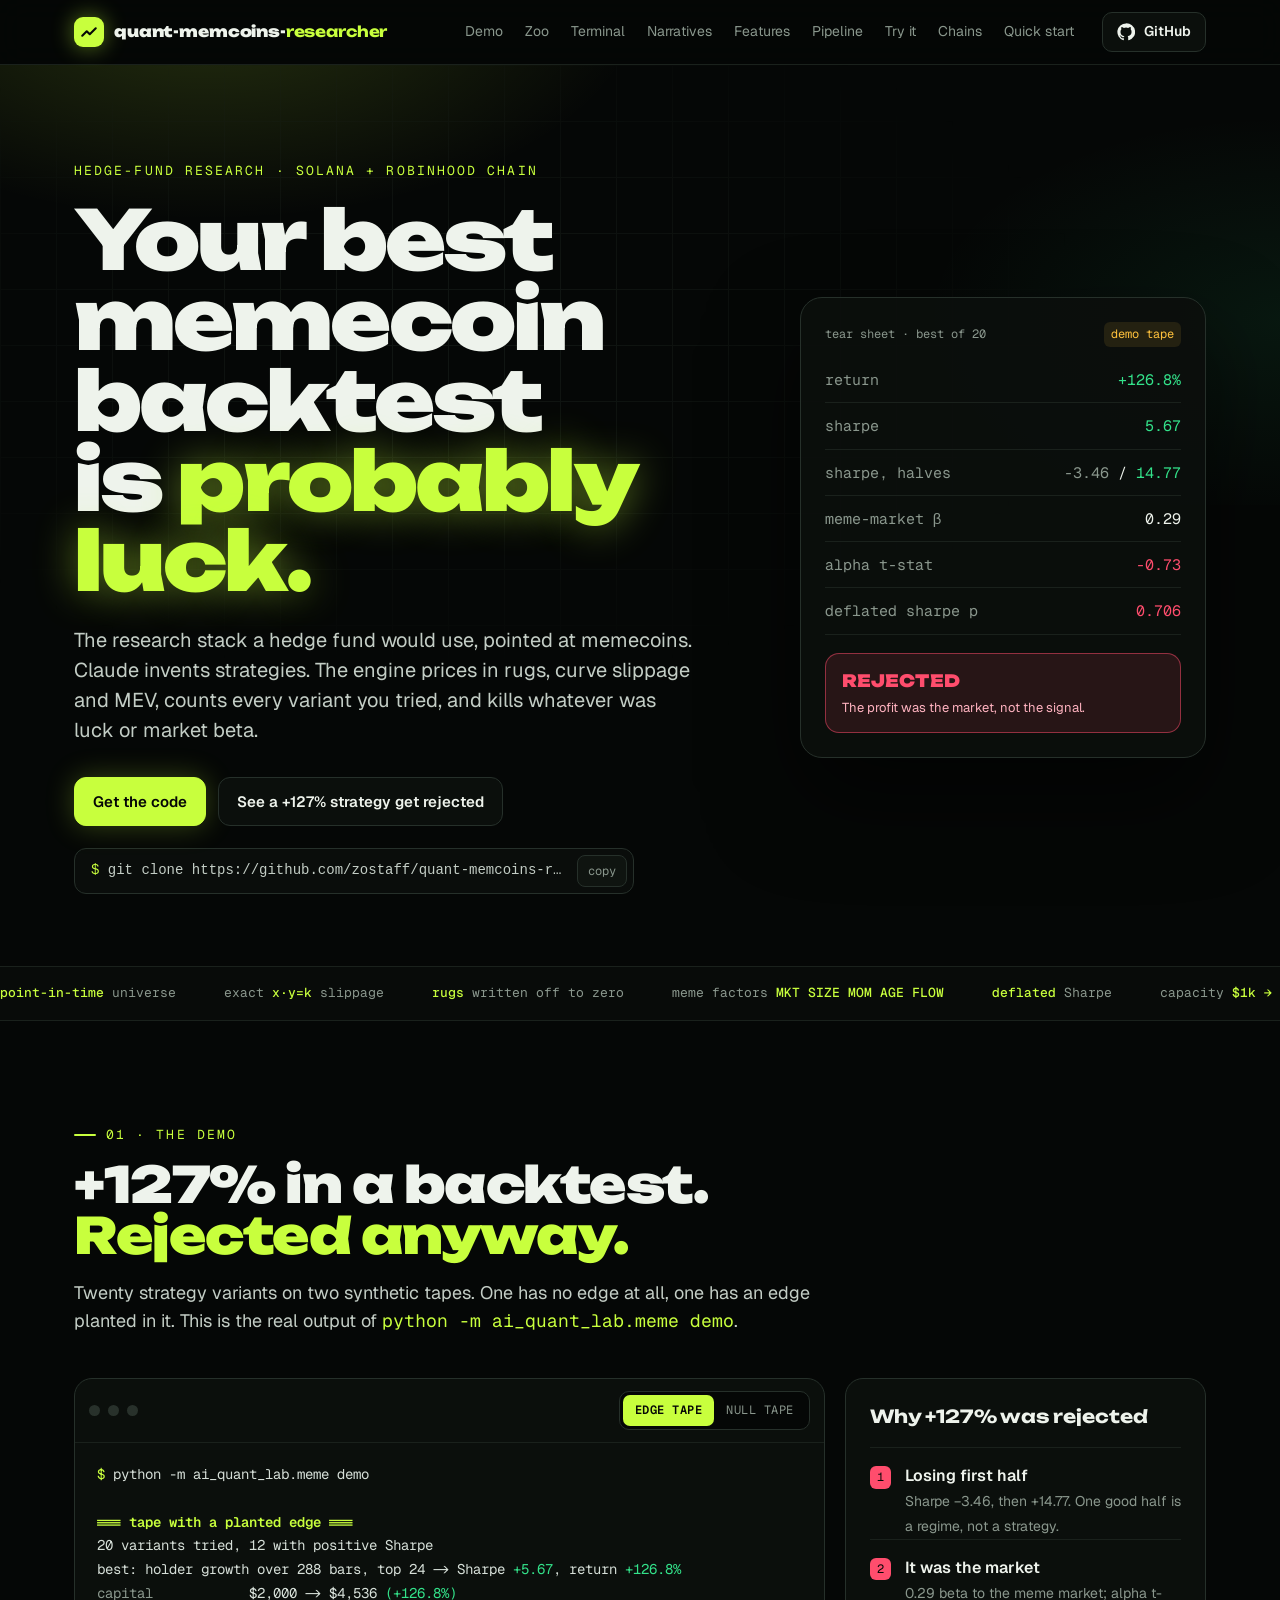
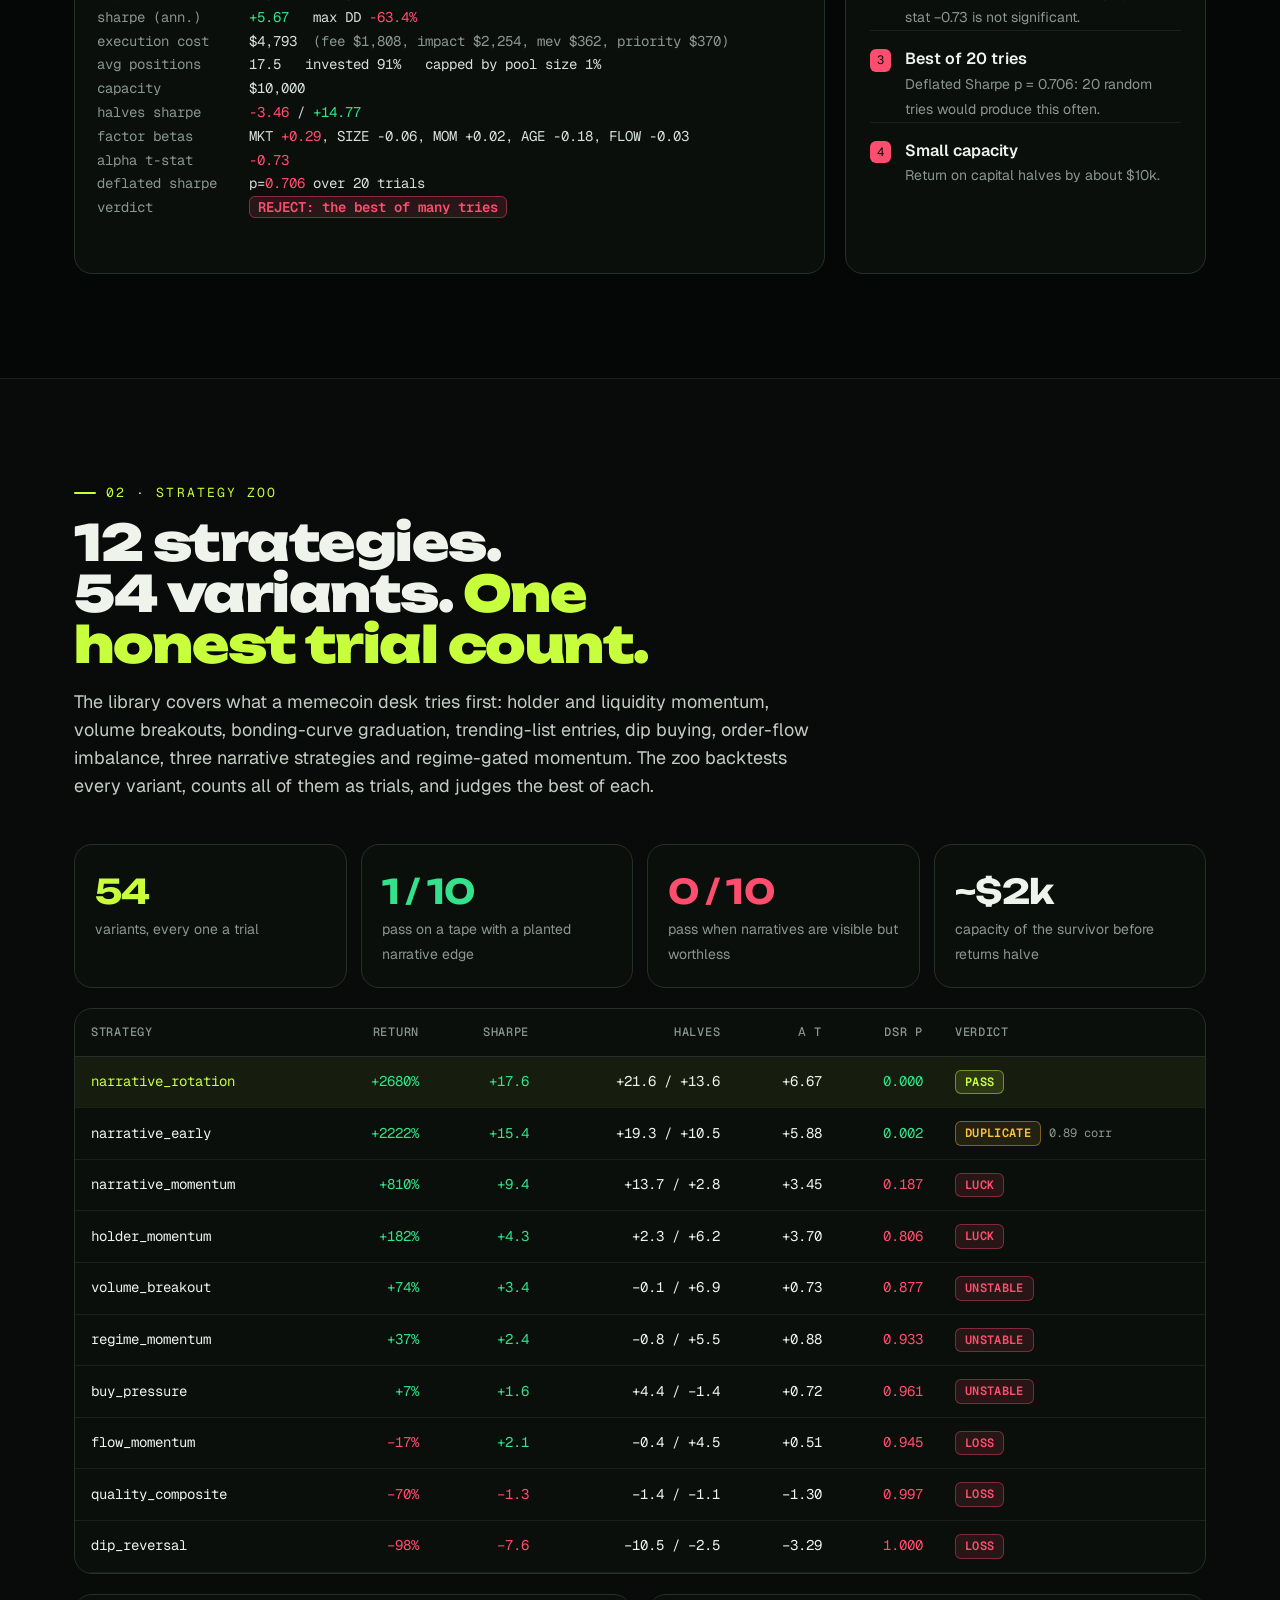
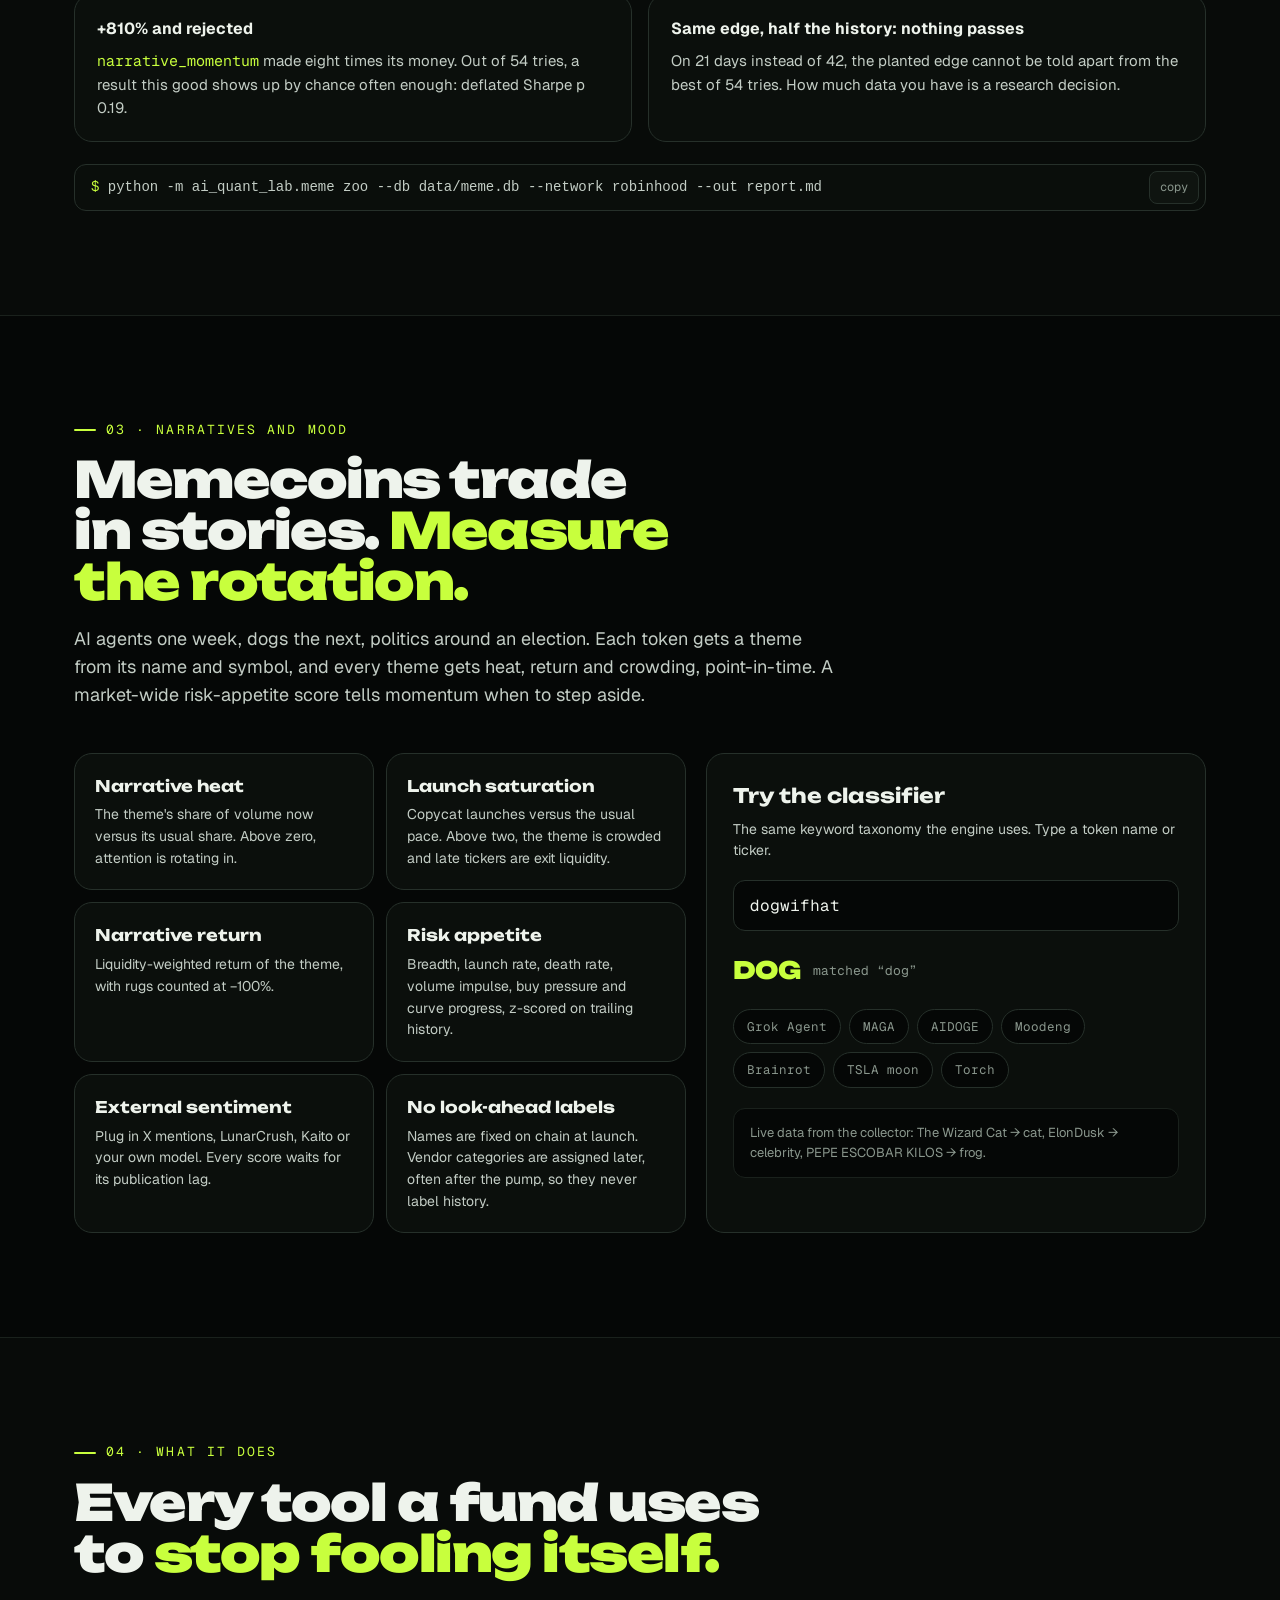
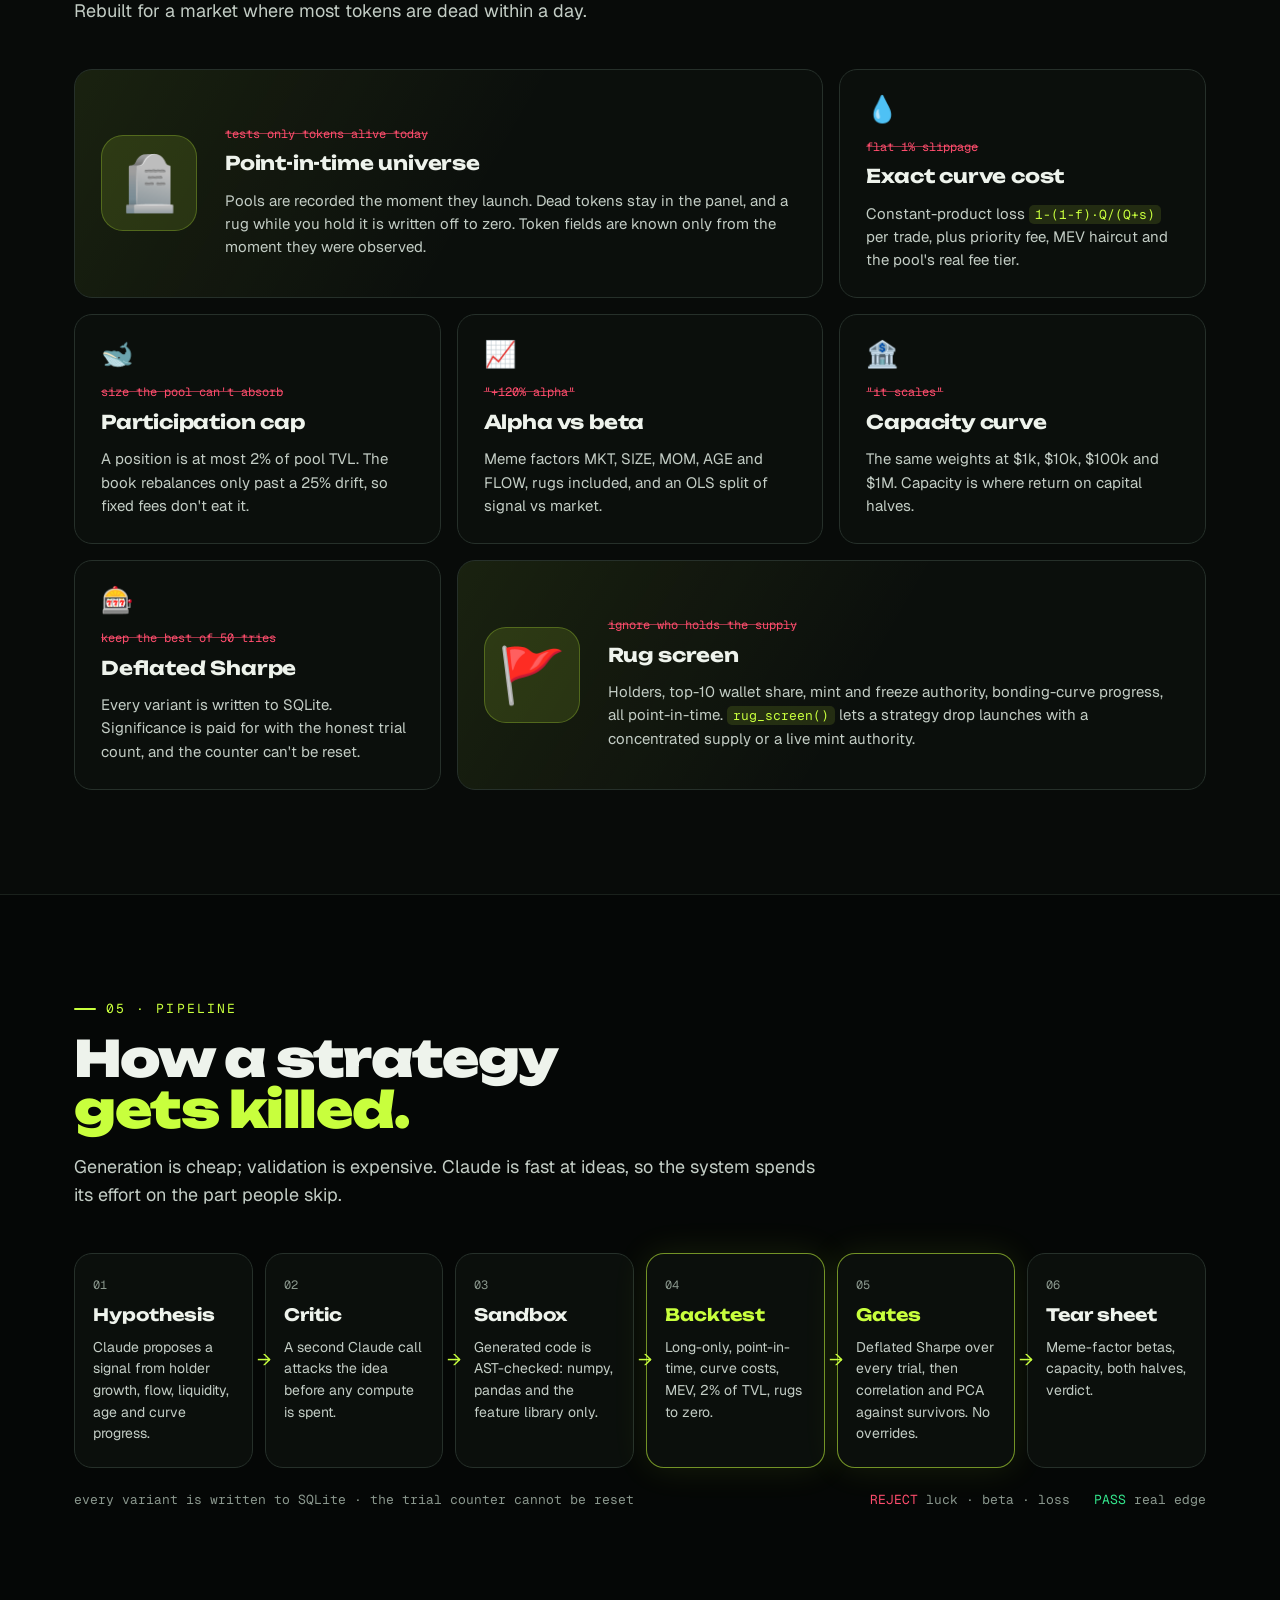
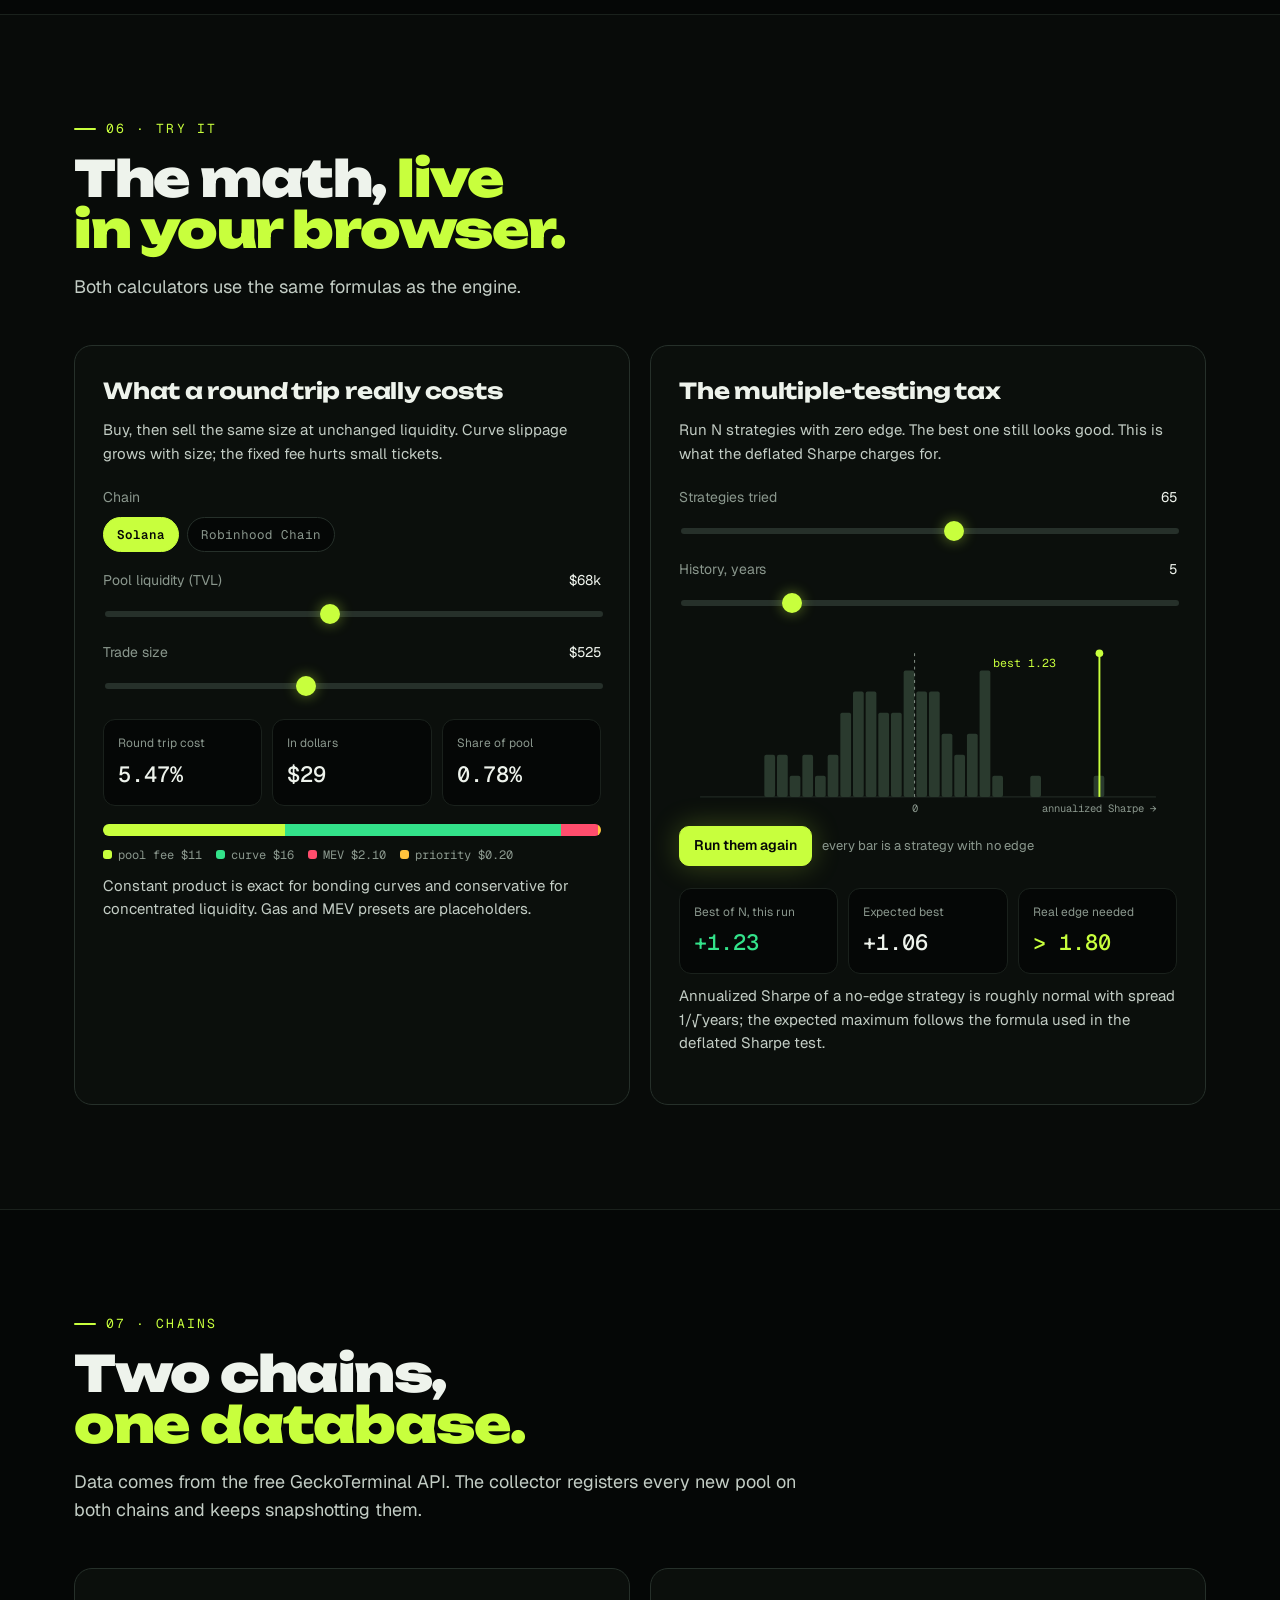
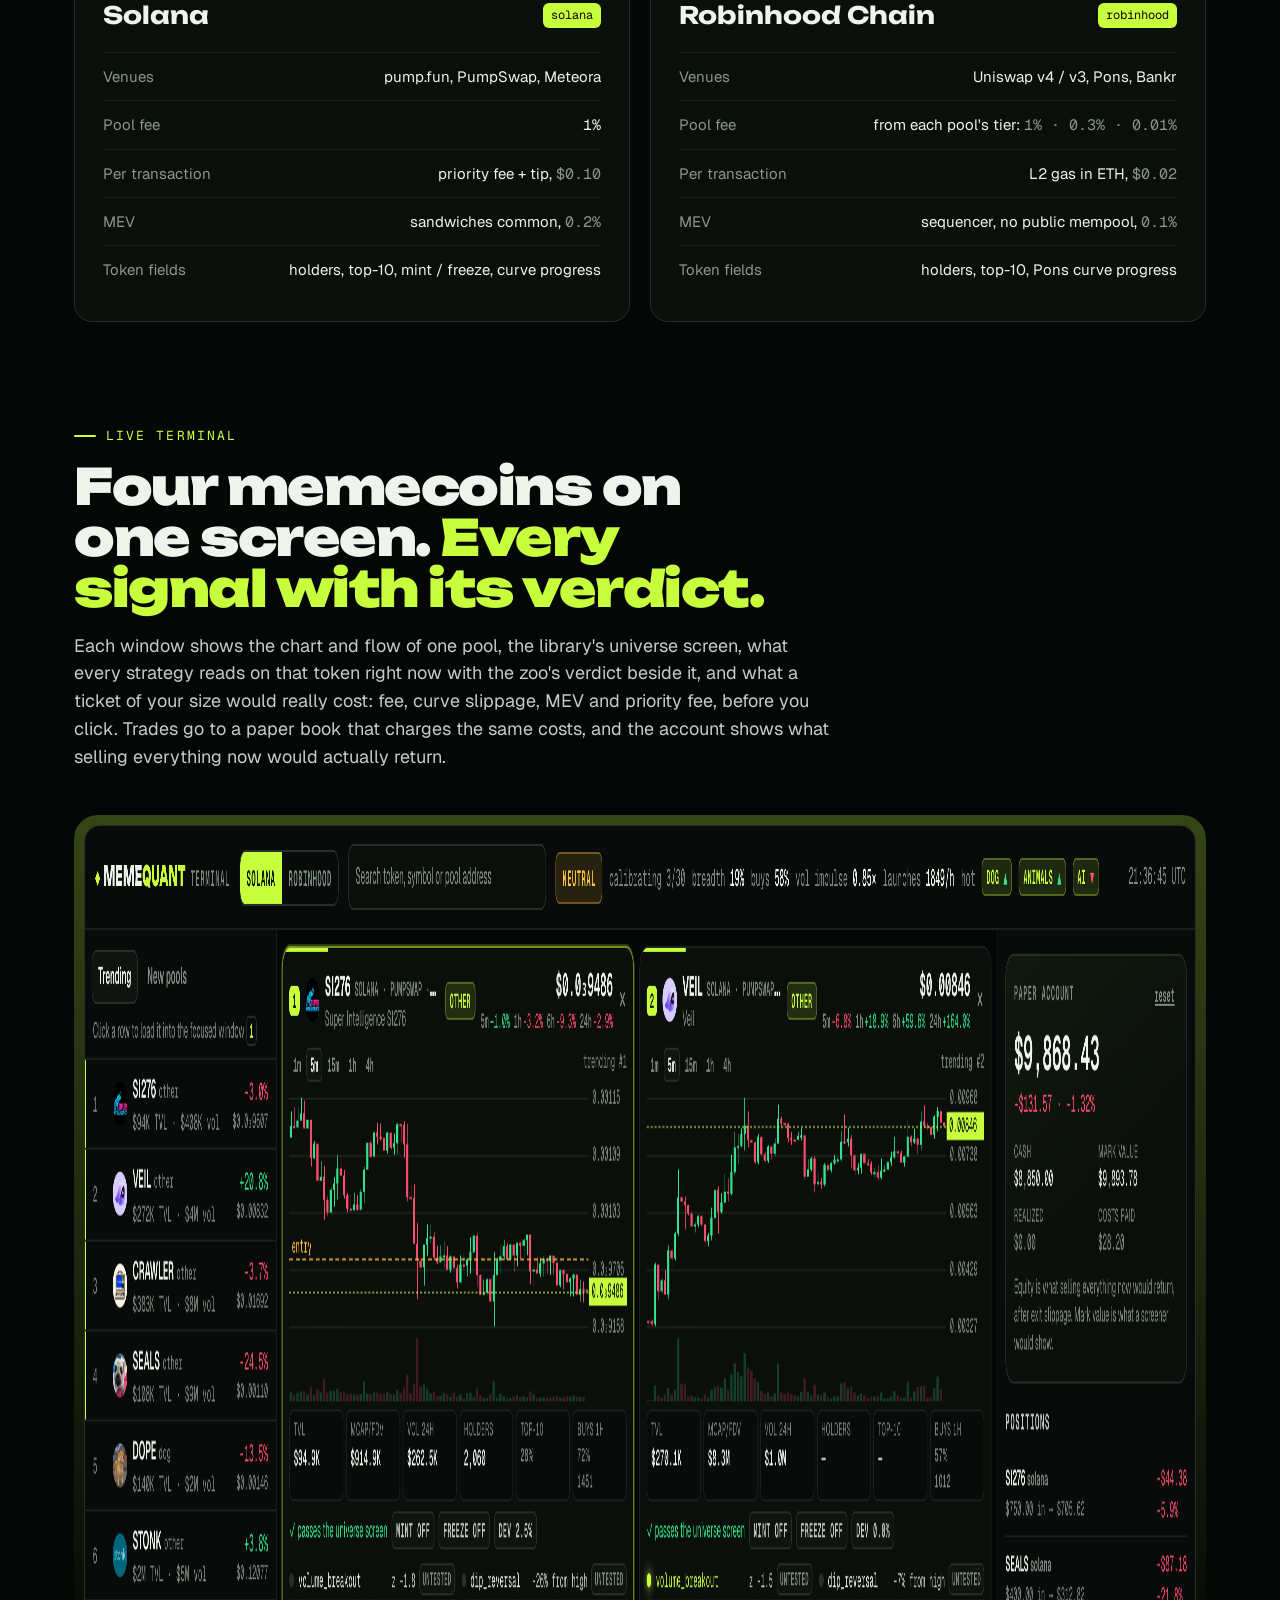
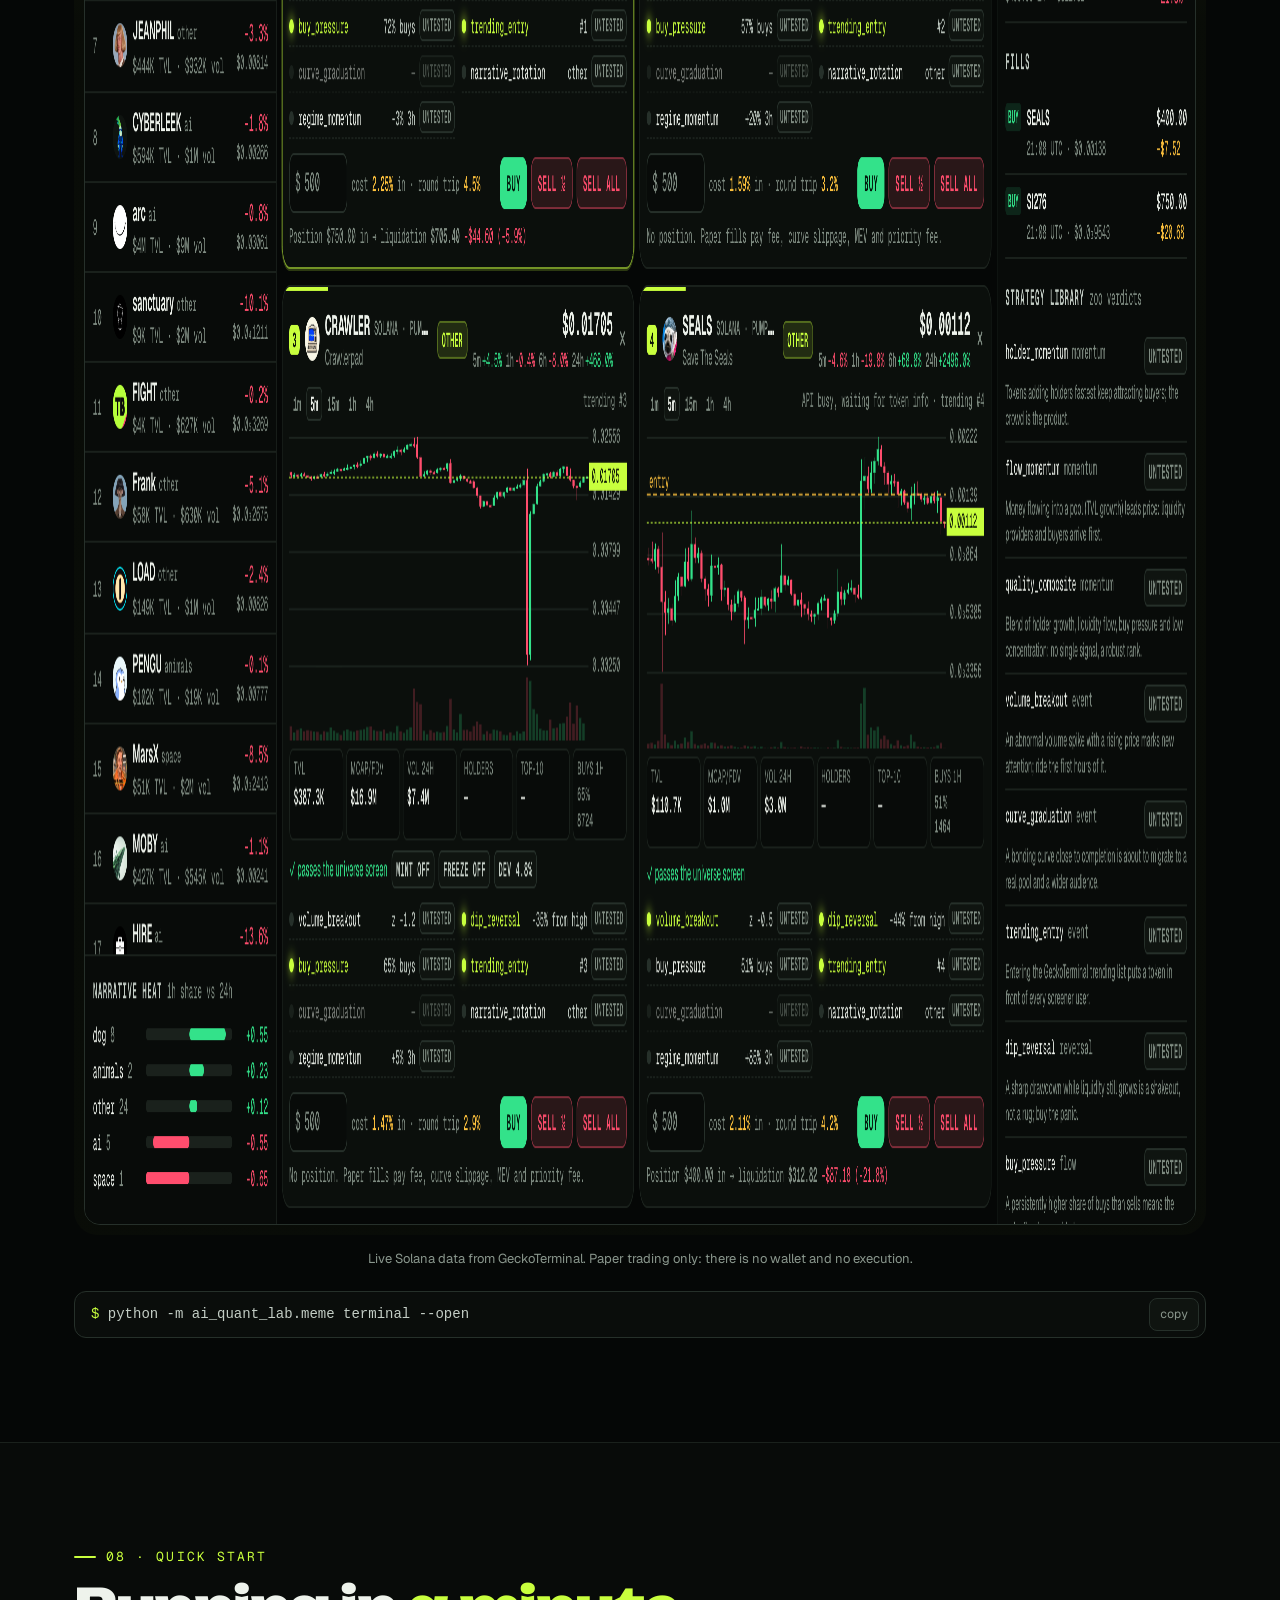
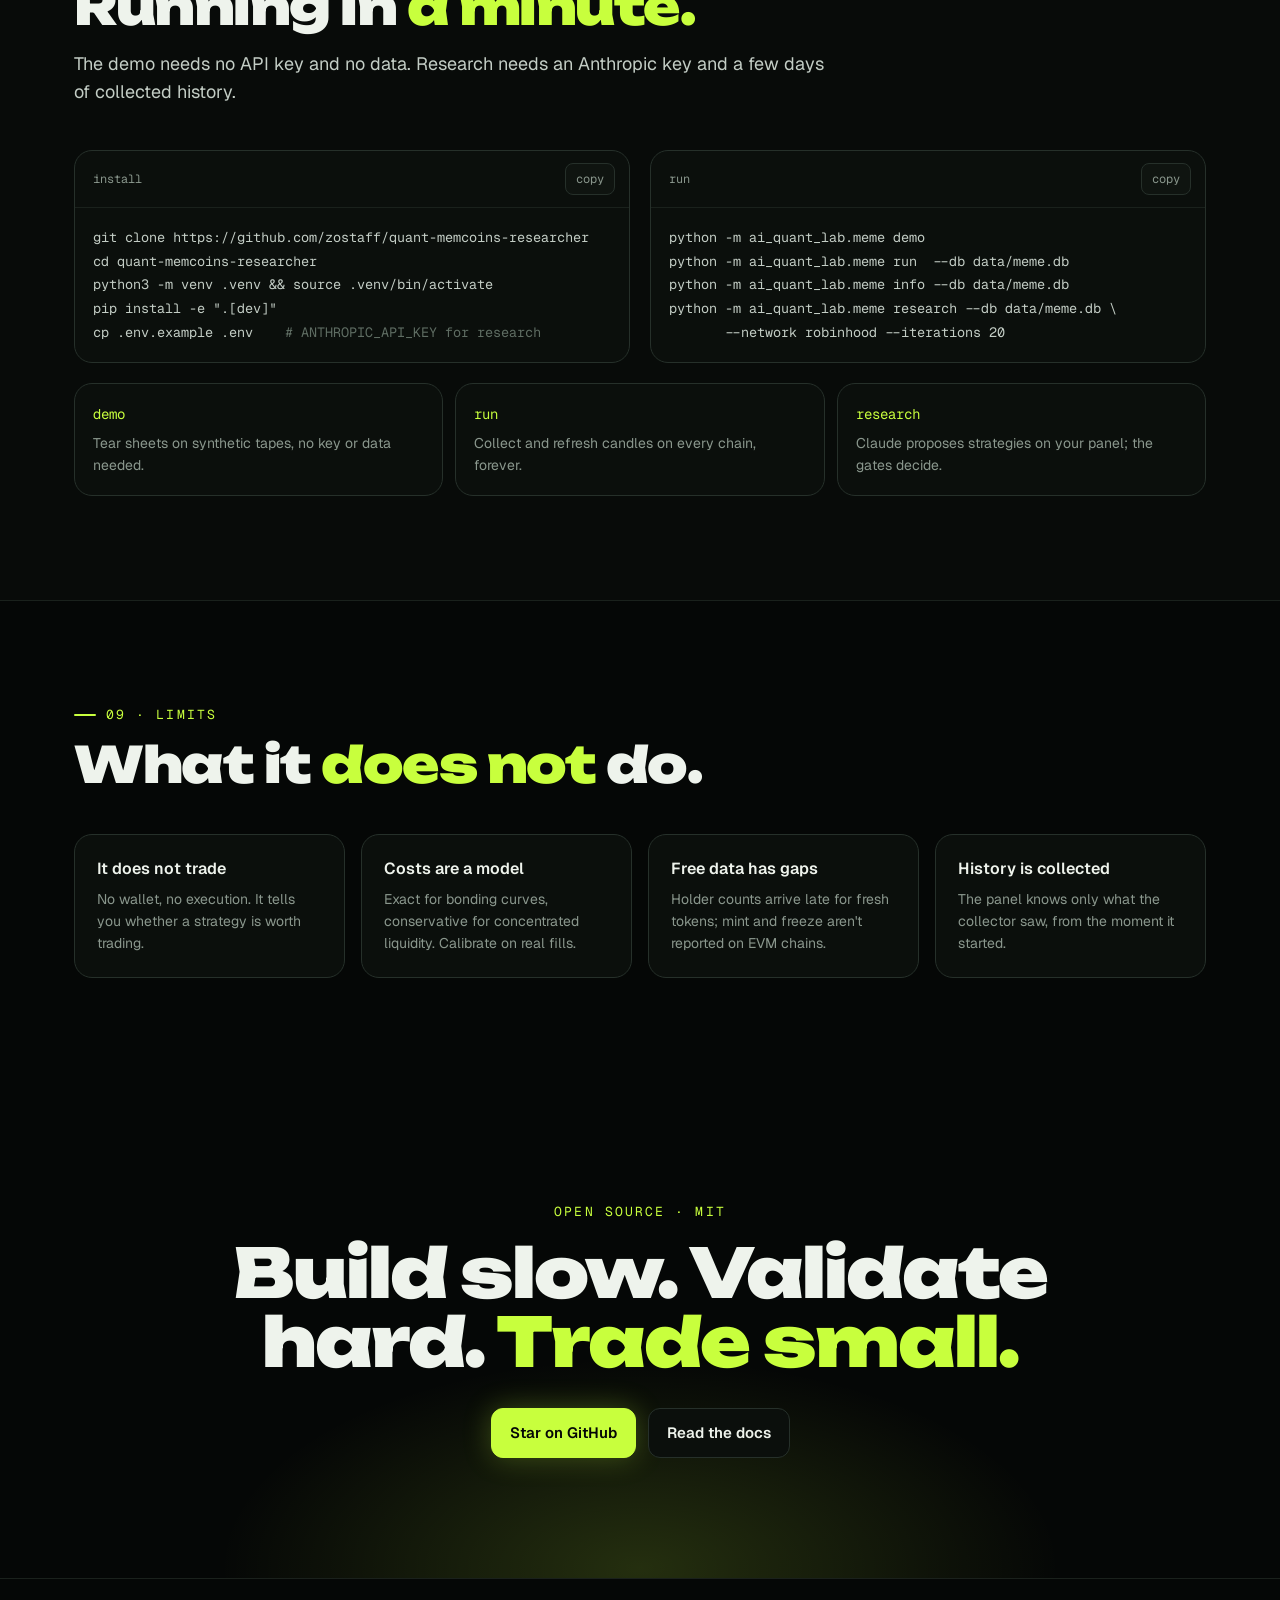
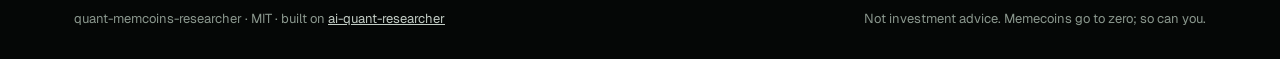
<file: site/index.html>
<!doctype html>
<html lang="en">
<head>
<meta charset="utf-8">
<meta name="viewport" content="width=device-width, initial-scale=1">
<title>quant-memcoins-researcher</title>
<meta name="description" content="Hedge-fund quant research for memecoins on Solana and Robinhood Chain. Claude invents strategies; the engine prices rugs, slippage and MEV, and kills the lucky ones.">
<meta name="theme-color" content="#050706">
<meta property="og:type" content="website">
<meta property="og:title" content="Your best memecoin backtest is probably luck.">
<meta property="og:description" content="Hedge-fund quant research for memecoins on Solana and Robinhood Chain. Open source, MIT.">
<meta property="og:url" content="https://zostaff.github.io/quant-memcoins-researcher/">
<meta property="og:image" content="https://zostaff.github.io/quant-memcoins-researcher/og.png">
<meta name="twitter:card" content="summary_large_image">
<meta name="twitter:image" content="https://zostaff.github.io/quant-memcoins-researcher/og.png">
<link rel="icon" href="data:image/svg+xml,%3Csvg xmlns='http://www.w3.org/2000/svg' viewBox='0 0 32 32'%3E%3Crect width='32' height='32' rx='8' fill='%23C8FF3D'/%3E%3Cpath d='M7 21l6-6 4 4 8-8' stroke='%23050706' stroke-width='3' fill='none' stroke-linecap='round' stroke-linejoin='round'/%3E%3C/svg%3E">
<link rel="preconnect" href="https://fonts.googleapis.com">
<link rel="preconnect" href="https://fonts.gstatic.com" crossorigin>
<link rel="stylesheet" href="https://fonts.googleapis.com/css2?family=Unbounded:wght@500;700;900&family=Geist:wght@400;500;600&family=Geist+Mono:wght@400;500;600&display=swap">
<style>
:root{
  --bg:#050706; --bg2:#080b09; --card:#0b0f0c; --card2:#0f1410;
  --line:#1a211c; --line2:#26302a;
  --text:#EEF3EC; --soft:#c3cdc5; --muted:#8a978d;
  --lime:#C8FF3D; --lime-dim:rgba(200,255,61,.12); --lime-glow:rgba(200,255,61,.45);
  --green:#33E28A; --red:#FF4D6D; --red-dim:rgba(255,77,109,.12); --amber:#FFC23D;
  --display:"Unbounded","Arial Black",system-ui,sans-serif;
  --body:"Geist",system-ui,-apple-system,"Segoe UI",sans-serif;
  --mono:"Geist Mono",ui-monospace,"SF Mono",Menlo,monospace;
  --r:18px; --wrap:1180px;
}
*{box-sizing:border-box}
html{scroll-behavior:smooth;scroll-padding-top:80px}
html,body{background:var(--bg);color:var(--text)}
body{margin:0;font:16px/1.55 var(--body);-webkit-font-smoothing:antialiased;overflow-x:hidden}
a{color:inherit}
img{max-width:100%;display:block}
button{font:inherit;color:inherit;cursor:pointer}
:focus-visible{outline:2px solid var(--lime);outline-offset:3px;border-radius:6px}
.mono{font-family:var(--mono);font-variant-numeric:tabular-nums}
.wrap{max-width:var(--wrap);margin:0 auto;padding:0 24px}
.g{color:var(--green)} .r{color:var(--red)} .l{color:var(--lime)} .m{color:var(--muted)}

/* nav */
nav{position:sticky;top:0;z-index:50;background:rgba(5,7,6,.78);backdrop-filter:blur(14px);-webkit-backdrop-filter:blur(14px);border-bottom:1px solid var(--line)}
nav .wrap{display:flex;align-items:center;gap:28px;height:64px}
.brand{display:flex;align-items:center;gap:10px;text-decoration:none;font-family:var(--display);font-weight:900;font-size:15px;letter-spacing:-.01em;white-space:nowrap}
.brand i{width:30px;height:30px;border-radius:9px;background:var(--lime);display:grid;place-items:center;box-shadow:0 0 22px var(--lime-glow)}
.brand b{color:var(--lime)}
.links{display:flex;gap:22px;margin-left:auto}
.links a{text-decoration:none;color:var(--muted);font-size:14px}
.links a:hover{color:var(--text)}
.btn{display:inline-flex;align-items:center;gap:9px;white-space:nowrap;border-radius:12px;padding:12px 18px;font-weight:600;font-size:15px;text-decoration:none;border:1px solid var(--line2);background:var(--card);transition:transform .15s,border-color .15s,background .15s}
.btn:hover{transform:translateY(-1px);border-color:#3a473e}
.btn.lime{background:var(--lime);color:var(--bg);border-color:var(--lime);box-shadow:0 0 28px rgba(200,255,61,.25)}
.btn.lime:hover{box-shadow:0 0 38px rgba(200,255,61,.4)}
.btn.sm{padding:8px 14px;font-size:14px;border-radius:10px}
.btn svg{width:18px;height:18px}

/* hero */
.hero{position:relative;padding:96px 0 72px;overflow:hidden}
.hero:before{content:"";position:absolute;inset:-20% -10% auto;height:620px;background:radial-gradient(700px 360px at 22% 18%,rgba(200,255,61,.17),transparent 62%),radial-gradient(600px 340px at 92% 70%,rgba(51,226,138,.08),transparent 60%);pointer-events:none}
.hero:after{content:"";position:absolute;inset:0;background-image:linear-gradient(var(--line) 1px,transparent 1px),linear-gradient(90deg,var(--line) 1px,transparent 1px);background-size:56px 56px;mask-image:radial-gradient(900px 480px at 35% 30%,#000 15%,transparent 72%);-webkit-mask-image:radial-gradient(900px 480px at 35% 30%,#000 15%,transparent 72%);opacity:.55;pointer-events:none}
.hero .wrap{position:relative;z-index:1;display:grid;grid-template-columns:1.25fr .75fr;gap:48px;align-items:center}
.kick{font-family:var(--mono);font-size:13px;letter-spacing:.16em;color:var(--lime);text-transform:uppercase}
h1{font-family:var(--display);font-weight:900;font-size:clamp(40px,6.4vw,82px);line-height:.98;letter-spacing:-.035em;margin:18px 0 0;text-wrap:balance}
h1 em{font-style:normal;color:var(--lime);text-shadow:0 0 42px var(--lime-glow)}
.lede{font-size:clamp(17px,1.6vw,20px);color:var(--soft);max-width:620px;margin:24px 0 0;line-height:1.5}
.cta{display:flex;flex-wrap:wrap;gap:12px;margin-top:32px}
.cmd{display:flex;align-items:center;gap:12px;margin-top:22px;max-width:560px;border:1px solid var(--line2);background:rgba(11,15,12,.85);border-radius:12px;padding:6px 6px 6px 16px;font-family:var(--mono);font-size:14px}
.cmd code{flex:1;overflow:hidden;text-overflow:ellipsis;white-space:nowrap;color:var(--soft)}
.cmd code:before{content:"$ ";color:var(--lime)}
.copy{border:1px solid var(--line2);background:var(--card2);border-radius:8px;padding:6px 10px;font-family:var(--mono);font-size:12px;color:var(--muted);flex:none}
.copy:hover{color:var(--text)}
.copy.ok{color:var(--bg);background:var(--lime);border-color:var(--lime)}

.verdict{border:1px solid var(--line2);border-radius:22px;background:rgba(11,15,12,.92);padding:24px;box-shadow:0 40px 90px rgba(0,0,0,.55);position:relative}
.verdict .top{display:flex;justify-content:space-between;align-items:center;font-family:var(--mono);font-size:12px;color:var(--muted);margin-bottom:10px}
.verdict .top span:last-child{color:var(--amber);background:rgba(255,194,61,.1);border-radius:6px;padding:3px 7px}
.vrow{display:flex;justify-content:space-between;padding:11px 0;border-bottom:1px solid var(--line);font-family:var(--mono);font-size:15px}
.vrow span:first-child{color:var(--muted)}
.stamp{margin-top:18px;border:1px solid rgba(255,77,109,.5);background:var(--red-dim);color:var(--red);border-radius:14px;padding:14px 16px;font-family:var(--display);font-weight:900;font-size:17px;letter-spacing:.01em;opacity:0;transform:scale(1.25) rotate(-3deg);transition:opacity .35s,transform .45s cubic-bezier(.2,1.6,.4,1)}
.stamp.on{opacity:1;transform:none}
.stamp small{display:block;font-family:var(--body);font-weight:400;font-size:13px;color:#ffb3c0;margin-top:4px;letter-spacing:0}

/* tape */
.tape{border-block:1px solid var(--line);background:var(--bg2);overflow:hidden;white-space:nowrap}
.tape div{display:inline-flex;gap:48px;padding:16px 0;animation:tape 38s linear infinite;font-family:var(--mono);font-size:13px;color:var(--muted)}
.tape b{color:var(--lime);font-weight:500}
@keyframes tape{to{transform:translateX(-50%)}}

/* sections */
section{padding:104px 0}
.sh{max-width:760px;margin-bottom:44px}
.sh .kick{display:flex;align-items:center;gap:10px}
.sh .kick:before{content:"";width:22px;height:2px;background:var(--lime);border-radius:2px}
h2{font-family:var(--display);font-weight:900;font-size:clamp(30px,4vw,50px);line-height:1.02;letter-spacing:-.03em;margin:14px 0 0;text-wrap:balance}
h2 em{font-style:normal;color:var(--lime)}
.sh p{color:var(--soft);font-size:18px;margin:18px 0 0}
.card{border:1px solid var(--line2);background:var(--card);border-radius:var(--r);min-width:0}
.demo>*,.labs>*,.chains>*,.start>*,.hero .wrap>*{min-width:0}

/* demo */
.demo{display:grid;grid-template-columns:1.35fr .65fr;gap:20px}
.term{overflow:hidden;display:flex;flex-direction:column}
.term .bar{display:flex;align-items:center;gap:8px;padding:12px 14px;border-bottom:1px solid var(--line)}
.term .bar i{width:11px;height:11px;border-radius:50%;background:#28312b}
.seg{margin-left:auto;display:flex;background:var(--bg);border:1px solid var(--line2);border-radius:10px;padding:3px}
.seg button{border:0;background:transparent;border-radius:7px;padding:6px 12px;font-family:var(--mono);font-size:12px;color:var(--muted);letter-spacing:.04em}
.seg button[aria-pressed=true]{background:var(--lime);color:var(--bg);font-weight:600}
.term pre{margin:0;padding:20px 22px 24px;font:14px/1.7 var(--mono);color:#d6dfd8;overflow-x:auto;min-height:430px;white-space:pre}
.term .h{color:var(--lime);font-weight:600}
.term .v{background:var(--red-dim);color:var(--red);border:1px solid rgba(255,77,109,.45);border-radius:6px;padding:1px 8px;font-weight:600}
.caret{display:inline-block;width:8px;height:16px;background:var(--lime);vertical-align:-3px;animation:blink 1s steps(1) infinite}
@keyframes blink{50%{opacity:0}}
.why{padding:24px;display:flex;flex-direction:column;gap:16px}
.why h3{font-family:var(--display);font-size:18px;margin:0}
.reason{display:flex;gap:14px;align-items:flex-start;padding-top:16px;border-top:1px solid var(--line)}
.reason .n{flex:none;font-family:var(--mono);font-size:12px;color:var(--bg);background:var(--red);border-radius:6px;padding:2px 7px;margin-top:2px}
.reason b{display:block;font-weight:600}
.reason span{color:var(--muted);font-size:14px}

/* features */
.feats{display:grid;grid-template-columns:repeat(3,1fr);gap:16px}
.feat{padding:26px;position:relative;overflow:hidden;transition:border-color .2s,transform .2s}
.feat:hover{border-color:rgba(200,255,61,.45);transform:translateY(-2px)}
.feat .ico{font-size:26px;line-height:1}
.feat .bad{font-family:var(--mono);font-size:12px;color:var(--red);margin:16px 0 6px;text-decoration:line-through;text-decoration-color:rgba(255,77,109,.6)}
.feat h3{font-family:var(--display);font-size:19px;margin:0 0 10px;letter-spacing:-.01em}
.feat p{margin:0;color:var(--soft);font-size:15px}
.feat code{font-family:var(--mono);font-size:13px;color:var(--lime);background:var(--lime-dim);padding:1px 6px;border-radius:5px}
.feat.wide{grid-column:span 2;display:flex;gap:28px;align-items:center;background:linear-gradient(120deg,rgba(200,255,61,.08),transparent 55%),var(--card)}
.feat.wide>div:not(.ico){flex:1}
.feat.wide .ico{font-size:54px;flex:none;width:96px;height:96px;display:grid;place-items:center;border-radius:22px;background:var(--lime-dim);border:1px solid rgba(200,255,61,.25)}

/* pipeline */
.pipe{display:grid;grid-template-columns:repeat(6,1fr);gap:12px;counter-reset:s}
.step{padding:22px 18px;position:relative;opacity:.35;transform:translateY(10px);transition:opacity .5s,transform .5s,border-color .5s,box-shadow .5s}
.step.on{opacity:1;transform:none}
.step.k.on{border-color:rgba(200,255,61,.55);box-shadow:0 0 34px rgba(200,255,61,.1)}
.step .n{font-family:var(--mono);font-size:12px;color:var(--muted)}
.step h3{font-family:var(--display);font-size:17px;margin:8px 0 8px}
.step.k h3{color:var(--lime)}
.step p{margin:0;font-size:14px;color:var(--soft)}
.step:not(:last-child):after{content:"→";position:absolute;right:-12px;top:50%;transform:translate(50%,-50%);color:var(--lime);font-size:18px;z-index:2}
.pipe-foot{display:flex;justify-content:space-between;flex-wrap:wrap;gap:12px;margin-top:22px;font-family:var(--mono);font-size:13px;color:var(--muted)}

/* labs */
.labs{display:grid;grid-template-columns:1fr 1fr;gap:20px}
.lab{padding:28px}
.lab h3{font-family:var(--display);font-size:22px;margin:0;letter-spacing:-.01em}
.lab>p{color:var(--soft);margin:10px 0 22px;font-size:15px}
.ctrl{margin-bottom:18px}
.ctrl label{display:flex;justify-content:space-between;font-size:14px;color:var(--muted);margin-bottom:8px}
.ctrl label output{font-family:var(--mono);color:var(--text)}
input[type=range]{-webkit-appearance:none;appearance:none;width:100%;height:6px;border-radius:6px;background:var(--line2);outline-offset:6px}
input[type=range]::-webkit-slider-thumb{-webkit-appearance:none;width:20px;height:20px;border-radius:50%;background:var(--lime);box-shadow:0 0 14px var(--lime-glow);cursor:pointer}
input[type=range]::-moz-range-thumb{width:20px;height:20px;border:0;border-radius:50%;background:var(--lime);cursor:pointer}
.chips{display:flex;flex-wrap:wrap;gap:8px}
.chip{border:1px solid var(--line2);background:var(--bg);border-radius:999px;padding:7px 13px;font-family:var(--mono);font-size:12.5px;color:var(--muted)}
.chip[aria-pressed=true]{background:var(--lime);color:var(--bg);border-color:var(--lime);font-weight:600}
.out{display:grid;grid-template-columns:repeat(3,1fr);gap:10px;margin-top:22px}
.out div{background:var(--bg);border:1px solid var(--line);border-radius:12px;padding:14px}
.out span{display:block;font-size:12px;color:var(--muted)}
.out b{display:block;font-family:var(--mono);font-size:22px;font-weight:500;margin-top:4px}
.bar-stack{display:flex;height:12px;border-radius:6px;overflow:hidden;margin-top:18px;background:var(--line)}
.bar-stack i{display:block;height:100%;transition:width .3s}
.legend{display:flex;flex-wrap:wrap;gap:14px;margin-top:10px;font-size:12px;color:var(--muted);font-family:var(--mono)}
.legend span:before{content:"";display:inline-block;width:9px;height:9px;border-radius:3px;margin-right:6px;background:var(--c)}
.note{font-size:12.5px;color:var(--muted);margin-top:16px}
#hist{width:100%;height:190px;display:block;margin-top:6px}
.lab .row2{display:flex;gap:10px;align-items:center;margin-top:4px}

/* chains */
.chains{display:grid;grid-template-columns:1fr 1fr;gap:20px}
.chain{padding:28px}
.chain .hd{display:flex;align-items:center;justify-content:space-between;margin-bottom:18px}
.chain h3{font-family:var(--display);font-size:24px;margin:0}
.chain .tag{font-family:var(--mono);font-size:12px;color:var(--bg);background:var(--lime);border-radius:6px;padding:3px 8px}
.kv{display:flex;justify-content:space-between;gap:16px;padding:12px 0;border-top:1px solid var(--line);font-size:15px}
.kv span:first-child{color:var(--muted);flex:none}
.kv span:last-child{text-align:right}

/* preview */
.shot{padding:10px;border-radius:24px;background:linear-gradient(180deg,rgba(200,255,61,.25),rgba(200,255,61,.02) 40%);}
.shot img{border-radius:16px;border:1px solid var(--line2)}
.shot-cap{text-align:center;color:var(--muted);font-size:13px;margin-top:14px}

/* start */
.start{display:grid;grid-template-columns:1fr 1fr;gap:20px}
.code{padding:0;overflow:hidden}
.code .hd{display:flex;justify-content:space-between;align-items:center;padding:12px 14px 12px 18px;border-bottom:1px solid var(--line);font-family:var(--mono);font-size:12px;color:var(--muted)}
.code pre{margin:0;padding:18px;font:13.5px/1.75 var(--mono);color:var(--soft);overflow-x:auto}
.code pre .c{color:#5f6d63}
.code pre .p{color:var(--lime)}
.cmds{grid-column:span 2;display:grid;grid-template-columns:repeat(3,1fr);gap:12px}
.cmds div{padding:18px}
.cmds code{font-family:var(--mono);color:var(--lime);font-size:14px}
.cmds p{margin:6px 0 0;color:var(--muted);font-size:14px}

/* limits */
.limits{display:grid;grid-template-columns:repeat(4,1fr);gap:16px}
.limits div{padding:22px}
.limits h3{font-size:16px;margin:0 0 8px;font-weight:600}
.limits p{margin:0;color:var(--muted);font-size:14px}

/* final */
.final{text-align:center;padding:120px 0;position:relative;overflow:hidden}
.final:before{content:"";position:absolute;inset:auto 0 -40% 0;height:520px;background:radial-gradient(600px 300px at 50% 60%,rgba(200,255,61,.16),transparent 70%)}
.final h2{font-size:clamp(34px,5.4vw,68px)}
.final .cta{justify-content:center}
footer{border-top:1px solid var(--line);padding:30px 0;color:var(--muted);font-size:13px}
footer .wrap{display:flex;justify-content:space-between;gap:16px;flex-wrap:wrap}
footer a{color:var(--soft)}

/* zoo */
.zoo-stats{display:grid;grid-template-columns:repeat(4,1fr);gap:14px;margin-bottom:20px}
.zoo-stats div{padding:20px}
.zoo-stats b{display:block;font-family:var(--display);font-size:34px;letter-spacing:-.02em}
.zoo-stats span{color:var(--muted);font-size:14px}
.board{overflow-x:auto}
.board table{width:100%;border-collapse:collapse;font-family:var(--mono);font-size:14px;min-width:760px}
.board th{color:var(--muted);font-weight:500;text-align:right;padding:14px 16px;border-bottom:1px solid var(--line2);font-size:12px;letter-spacing:.06em;text-transform:uppercase}
.board td{text-align:right;padding:13px 16px;border-bottom:1px solid var(--line);white-space:nowrap}
.board th:first-child,.board td:first-child,.board th:last-child,.board td:last-child{text-align:left}
.board tr.win td{background:rgba(200,255,61,.06)}
.board tr.win td:first-child{color:var(--lime)}
.vd{display:inline-block;border-radius:6px;padding:2px 9px;font-weight:600;font-size:12px;letter-spacing:.03em}
.vd.pass{background:var(--lime-dim);color:var(--lime);border:1px solid rgba(200,255,61,.45)}
.vd.dup{background:rgba(255,194,61,.1);color:var(--amber);border:1px solid rgba(255,194,61,.4)}
.vd.bad{background:var(--red-dim);color:var(--red);border:1px solid rgba(255,77,109,.4)}
.board .vwhy{color:var(--muted);font-size:12px;margin-left:8px}
.zoo-note{display:grid;grid-template-columns:1fr 1fr;gap:16px;margin-top:20px}
.zoo-note div{padding:22px}
.zoo-note h3{margin:0 0 8px;font-size:16px}
.zoo-note p{margin:0;color:var(--soft);font-size:15px}

/* narratives */
.narr{display:grid;grid-template-columns:1.1fr .9fr;gap:20px}
.sig{display:grid;grid-template-columns:1fr 1fr;gap:12px}
.sig div{padding:20px}
.sig h3{font-family:var(--display);font-size:16px;margin:0 0 6px}
.sig p{margin:0;color:var(--soft);font-size:14px}
.cls{padding:26px}
.cls h3{font-family:var(--display);font-size:20px;margin:0 0 8px}
.cls>p{color:var(--soft);font-size:14px;margin:0 0 18px}
.cls input{width:100%;background:var(--bg);border:1px solid var(--line2);border-radius:12px;padding:14px 16px;color:var(--text);font:16px var(--mono);outline:none}
.cls input:focus{border-color:rgba(200,255,61,.6)}
.cls .res{margin-top:18px;display:flex;align-items:center;gap:12px;min-height:44px}
.cls .tag{font-family:var(--display);font-weight:900;font-size:24px;color:var(--lime);text-transform:uppercase;letter-spacing:-.01em}
.cls .hit{font-family:var(--mono);font-size:13px;color:var(--muted)}
.cls .tries{display:flex;flex-wrap:wrap;gap:8px;margin-top:16px}
.cls .warn{margin-top:20px;padding:14px 16px;border-radius:12px;background:var(--bg);border:1px solid var(--line);font-size:13px;color:var(--muted)}
@media (max-width:980px){.zoo-stats{grid-template-columns:1fr 1fr}.narr,.zoo-note{grid-template-columns:1fr}}
@media (max-width:620px){.sig{grid-template-columns:1fr}.zoo-stats b{font-size:28px}}
.rv{opacity:0;transform:translateY(16px);transition:opacity .7s,transform .7s}
.rv.on{opacity:1;transform:none}
@media (prefers-reduced-motion:reduce){*{animation:none!important;transition:none!important}.rv,.step{opacity:1;transform:none}.stamp{opacity:1;transform:none}}

@media (max-width:980px){
  .hero .wrap,.demo,.labs,.chains,.start{grid-template-columns:1fr}
  .feats{grid-template-columns:1fr 1fr}
  .feat.wide{grid-column:span 2}
  .pipe{grid-template-columns:repeat(3,1fr)}
  .step:nth-child(3):after{display:none}
  .limits{grid-template-columns:1fr 1fr}
  .cmds{grid-column:auto;grid-template-columns:1fr}
  .links{display:none}
  nav .wrap .btn{margin-left:auto}
}
@media (max-width:620px){
  .wrap{padding:0 16px}
  section{padding:72px 0}
  .hero{padding:56px 0 48px}
  .feats,.limits{grid-template-columns:1fr}
  .feat.wide{grid-column:auto;flex-direction:column;align-items:flex-start}
  .pipe{grid-template-columns:1fr}
  .step:after{display:none}
  .out{grid-template-columns:1fr 1fr}
  .term pre{font-size:12px;min-height:0}
  .brand span{display:none}
  .cmd{font-size:12.5px}
}
</style>
</head>
<body>

<nav aria-label="Main">
  <div class="wrap">
    <a class="brand" href="#top"><i><svg width="18" height="18" viewBox="0 0 24 24" fill="none" stroke="#050706" stroke-width="2.8" stroke-linecap="round" stroke-linejoin="round" aria-hidden="true"><path d="M3 17l6-6 4 4 8-8"/></svg></i><span>quant-memcoins-<b>researcher</b></span></a>
    <div class="links">
      <a href="#demo">Demo</a><a href="#zoo">Zoo</a><a href="#terminal">Terminal</a><a href="#narratives">Narratives</a><a href="#features">Features</a><a href="#pipeline">Pipeline</a><a href="#labs">Try it</a><a href="#chains">Chains</a><a href="#start">Quick start</a>
    </div>
    <a class="btn sm" href="https://github.com/zostaff/quant-memcoins-researcher"><svg viewBox="0 0 24 24" fill="currentColor" aria-hidden="true"><path d="M12 .5a11.5 11.5 0 0 0-3.64 22.41c.58.1.79-.25.79-.56v-2c-3.2.7-3.88-1.37-3.88-1.37-.52-1.33-1.28-1.69-1.28-1.69-1.04-.71.08-.7.08-.7 1.16.08 1.77 1.19 1.77 1.19 1.03 1.76 2.7 1.25 3.36.96.1-.75.4-1.25.73-1.54-2.55-.29-5.24-1.28-5.24-5.69 0-1.26.45-2.29 1.19-3.1-.12-.29-.52-1.46.11-3.05 0 0 .97-.31 3.17 1.18a11 11 0 0 1 5.77 0c2.2-1.49 3.17-1.18 3.17-1.18.63 1.59.23 2.76.11 3.05.74.81 1.19 1.84 1.19 3.1 0 4.42-2.7 5.4-5.26 5.68.41.36.78 1.06.78 2.14v3.17c0 .31.21.67.8.56A11.5 11.5 0 0 0 12 .5Z"/></svg>GitHub</a>
  </div>
</nav>

<header class="hero" id="top">
  <div class="wrap">
    <div>
      <div class="kick">Hedge-fund research · Solana + Robinhood Chain</div>
      <h1>Your best memecoin backtest is <em>probably luck.</em></h1>
      <p class="lede">The research stack a hedge fund would use, pointed at memecoins. Claude invents strategies. The engine prices in rugs, curve slippage and MEV, counts every variant you tried, and kills whatever was luck or market beta.</p>
      <div class="cta">
        <a class="btn lime" href="https://github.com/zostaff/quant-memcoins-researcher">Get the code</a>
        <a class="btn" href="#demo">See a +127% strategy get rejected</a>
      </div>
      <div class="cmd"><code id="c-clone">git clone https://github.com/zostaff/quant-memcoins-researcher</code><button class="copy" data-copy="c-clone">copy</button></div>
    </div>
    <aside class="verdict" aria-label="Example tear sheet">
      <div class="top"><span>tear sheet · best of 20</span><span>demo tape</span></div>
      <div class="vrow"><span>return</span><span class="g" data-count="126.8" data-fmt="+%.1f%">+126.8%</span></div>
      <div class="vrow"><span>sharpe</span><span class="g" data-count="5.67" data-fmt="%.2f">5.67</span></div>
      <div class="vrow"><span>sharpe, halves</span><span><span class="r">-3.46</span> / <span class="g">14.77</span></span></div>
      <div class="vrow"><span>meme-market β</span><span>0.29</span></div>
      <div class="vrow"><span>alpha t-stat</span><span class="r">-0.73</span></div>
      <div class="vrow"><span>deflated sharpe p</span><span class="r">0.706</span></div>
      <div class="stamp" id="stamp">REJECTED<small>The profit was the market, not the signal.</small></div>
    </aside>
  </div>
</header>

<div class="tape" aria-hidden="true"><div>
  <span><b>point-in-time</b> universe</span><span>exact <b>x·y=k</b> slippage</span><span><b>rugs</b> written off to zero</span><span>meme factors <b>MKT SIZE MOM AGE FLOW</b></span><span><b>deflated</b> Sharpe</span><span>capacity <b>$1k → $1M</b></span><span><b>193</b> tests passing</span><span><b>12</b> strategies · <b>54</b> variants</span><span>narrative <b>rotation</b></span><span><b>4-window</b> live terminal</span><span><b>Solana</b> · <b>Robinhood Chain</b></span><span>MIT <b>open source</b></span>
  <span><b>point-in-time</b> universe</span><span>exact <b>x·y=k</b> slippage</span><span><b>rugs</b> written off to zero</span><span>meme factors <b>MKT SIZE MOM AGE FLOW</b></span><span><b>deflated</b> Sharpe</span><span>capacity <b>$1k → $1M</b></span><span><b>193</b> tests passing</span><span><b>12</b> strategies · <b>54</b> variants</span><span>narrative <b>rotation</b></span><span><b>4-window</b> live terminal</span><span><b>Solana</b> · <b>Robinhood Chain</b></span><span>MIT <b>open source</b></span>
</div></div>

<section id="demo">
  <div class="wrap">
    <div class="sh rv">
      <div class="kick">01 · The demo</div>
      <h2>+127% in a backtest. <em>Rejected anyway.</em></h2>
      <p>Twenty strategy variants on two synthetic tapes. One has no edge at all, one has an edge planted in it. This is the real output of <code class="mono l">python -m ai_quant_lab.meme demo</code>.</p>
    </div>
    <div class="demo">
      <div class="card term rv">
        <div class="bar"><i></i><i></i><i></i>
          <div class="seg" role="group" aria-label="Tape">
            <button aria-pressed="true" data-tape="edge">EDGE TAPE</button>
            <button aria-pressed="false" data-tape="null">NULL TAPE</button>
          </div>
        </div>
        <pre id="term" aria-live="polite"></pre>
      </div>
      <div class="card why rv">
        <h3 id="why-title">Why it was rejected</h3>
        <div id="why"></div>
      </div>
    </div>
  </div>
</section>

<section id="zoo" style="background:var(--bg2);border-block:1px solid var(--line)">
  <div class="wrap">
    <div class="sh rv">
      <div class="kick">02 · Strategy zoo</div>
      <h2>12 strategies. 54 variants. <em>One honest trial count.</em></h2>
      <p>The library covers what a memecoin desk tries first: holder and liquidity momentum, volume breakouts, bonding-curve graduation, trending-list entries, dip buying, order-flow imbalance, three narrative strategies and regime-gated momentum. The zoo backtests every variant, counts all of them as trials, and judges the best of each.</p>
    </div>
    <div class="zoo-stats">
      <div class="card rv"><b class="l">54</b><span>variants, every one a trial</span></div>
      <div class="card rv"><b class="g">1 / 10</b><span>pass on a tape with a planted narrative edge</span></div>
      <div class="card rv"><b class="r">0 / 10</b><span>pass when narratives are visible but worthless</span></div>
      <div class="card rv"><b>~$2k</b><span>capacity of the survivor before returns halve</span></div>
    </div>
    <div class="card board rv">
      <table>
        <thead><tr><th>Strategy</th><th>Return</th><th>Sharpe</th><th>Halves</th><th>α t</th><th>DSR p</th><th>Verdict</th></tr></thead>
        <tbody>
<tr class="win"><td>narrative_rotation</td><td class="g">+2680%</td><td class="g">+17.6</td><td>+21.6 / +13.6</td><td>+6.67</td><td class="g">0.000</td><td><span class="vd pass">PASS</span></td></tr>
<tr><td>narrative_early</td><td class="g">+2222%</td><td class="g">+15.4</td><td>+19.3 / +10.5</td><td>+5.88</td><td class="g">0.002</td><td><span class="vd dup">DUPLICATE</span><span class=vwhy>0.89 corr</span></td></tr>
<tr><td>narrative_momentum</td><td class="g">+810%</td><td class="g">+9.4</td><td>+13.7 / +2.8</td><td>+3.45</td><td class="r">0.187</td><td><span class="vd bad">LUCK</span></td></tr>
<tr><td>holder_momentum</td><td class="g">+182%</td><td class="g">+4.3</td><td>+2.3 / +6.2</td><td>+3.70</td><td class="r">0.806</td><td><span class="vd bad">LUCK</span></td></tr>
<tr><td>volume_breakout</td><td class="g">+74%</td><td class="g">+3.4</td><td>−0.1 / +6.9</td><td>+0.73</td><td class="r">0.877</td><td><span class="vd bad">UNSTABLE</span></td></tr>
<tr><td>regime_momentum</td><td class="g">+37%</td><td class="g">+2.4</td><td>−0.8 / +5.5</td><td>+0.88</td><td class="r">0.933</td><td><span class="vd bad">UNSTABLE</span></td></tr>
<tr><td>buy_pressure</td><td class="g">+7%</td><td class="g">+1.6</td><td>+4.4 / −1.4</td><td>+0.72</td><td class="r">0.961</td><td><span class="vd bad">UNSTABLE</span></td></tr>
<tr><td>flow_momentum</td><td class="r">−17%</td><td class="g">+2.1</td><td>−0.4 / +4.5</td><td>+0.51</td><td class="r">0.945</td><td><span class="vd bad">LOSS</span></td></tr>
<tr><td>quality_composite</td><td class="r">−70%</td><td class="r">−1.3</td><td>−1.4 / −1.1</td><td>−1.30</td><td class="r">0.997</td><td><span class="vd bad">LOSS</span></td></tr>
<tr><td>dip_reversal</td><td class="r">−98%</td><td class="r">−7.6</td><td>−10.5 / −2.5</td><td>−3.29</td><td class="r">1.000</td><td><span class="vd bad">LOSS</span></td></tr>
        </tbody>
      </table>
    </div>
    <div class="zoo-note">
      <div class="card rv"><h3>+810% and rejected</h3><p><code class="mono l">narrative_momentum</code> made eight times its money. Out of 54 tries, a result this good shows up by chance often enough: deflated Sharpe p 0.19.</p></div>
      <div class="card rv"><h3>Same edge, half the history: nothing passes</h3><p>On 21 days instead of 42, the planted edge cannot be told apart from the best of 54 tries. How much data you have is a research decision.</p></div>
    </div>
    <div class="cmd" style="max-width:none"><code id="c-zoo">python -m ai_quant_lab.meme zoo --db data/meme.db --network robinhood --out report.md</code><button class="copy" data-copy="c-zoo">copy</button></div>
  </div>
</section>

<section id="narratives">
  <div class="wrap">
    <div class="sh rv">
      <div class="kick">03 · Narratives and mood</div>
      <h2>Memecoins trade in stories. <em>Measure the rotation.</em></h2>
      <p>AI agents one week, dogs the next, politics around an election. Each token gets a theme from its name and symbol, and every theme gets heat, return and crowding, point-in-time. A market-wide risk-appetite score tells momentum when to step aside.</p>
    </div>
    <div class="narr">
      <div class="sig">
        <div class="card rv"><h3>Narrative heat</h3><p>The theme's share of volume now versus its usual share. Above zero, attention is rotating in.</p></div>
        <div class="card rv"><h3>Launch saturation</h3><p>Copycat launches versus the usual pace. Above two, the theme is crowded and late tickers are exit liquidity.</p></div>
        <div class="card rv"><h3>Narrative return</h3><p>Liquidity-weighted return of the theme, with rugs counted at −100%.</p></div>
        <div class="card rv"><h3>Risk appetite</h3><p>Breadth, launch rate, death rate, volume impulse, buy pressure and curve progress, z-scored on trailing history.</p></div>
        <div class="card rv"><h3>External sentiment</h3><p>Plug in X mentions, LunarCrush, Kaito or your own model. Every score waits for its publication lag.</p></div>
        <div class="card rv"><h3>No look-ahead labels</h3><p>Names are fixed on chain at launch. Vendor categories are assigned later, often after the pump, so they never label history.</p></div>
      </div>
      <div class="card cls rv">
        <h3>Try the classifier</h3>
        <p>The same keyword taxonomy the engine uses. Type a token name or ticker.</p>
        <input id="nm" type="text" value="dogwifhat" aria-label="Token name or symbol" autocomplete="off" spellcheck="false">
        <div class="res" aria-live="polite"><span class="tag" id="nm-tag"></span><span class="hit" id="nm-hit"></span></div>
        <div class="tries" id="tries"></div>
        <div class="warn">Live data from the collector: The Wizard Cat → cat, ElonDusk → celebrity, PEPE ESCOBAR KILOS → frog.</div>
      </div>
    </div>
  </div>
</section>

<section id="features" style="background:var(--bg2);border-block:1px solid var(--line)">
  <div class="wrap">
    <div class="sh rv">
      <div class="kick">04 · What it does</div>
      <h2>Every tool a fund uses to <em>stop fooling itself.</em></h2>
      <p>Rebuilt for a market where most tokens are dead within a day.</p>
    </div>
    <div class="feats">
      <div class="card feat wide rv"><div class="ico">🪦</div><div><div class="bad">tests only tokens alive today</div><h3>Point-in-time universe</h3><p>Pools are recorded the moment they launch. Dead tokens stay in the panel, and a rug while you hold it is written off to zero. Token fields are known only from the moment they were observed.</p></div></div>
      <div class="card feat rv"><div class="ico">💧</div><div class="bad">flat 1% slippage</div><h3>Exact curve cost</h3><p>Constant-product loss <code>1-(1-f)·Q/(Q+s)</code> per trade, plus priority fee, MEV haircut and the pool's real fee tier.</p></div>
      <div class="card feat rv"><div class="ico">🐋</div><div class="bad">size the pool can't absorb</div><h3>Participation cap</h3><p>A position is at most 2% of pool TVL. The book rebalances only past a 25% drift, so fixed fees don't eat it.</p></div>
      <div class="card feat rv"><div class="ico">📈</div><div class="bad">"+120% alpha"</div><h3>Alpha vs beta</h3><p>Meme factors MKT, SIZE, MOM, AGE and FLOW, rugs included, and an OLS split of signal vs market.</p></div>
      <div class="card feat rv"><div class="ico">🏦</div><div class="bad">"it scales"</div><h3>Capacity curve</h3><p>The same weights at $1k, $10k, $100k and $1M. Capacity is where return on capital halves.</p></div>
      <div class="card feat rv"><div class="ico">🎰</div><div class="bad">keep the best of 50 tries</div><h3>Deflated Sharpe</h3><p>Every variant is written to SQLite. Significance is paid for with the honest trial count, and the counter can't be reset.</p></div>
      <div class="card feat wide rv"><div class="ico">🚩</div><div><div class="bad">ignore who holds the supply</div><h3>Rug screen</h3><p>Holders, top-10 wallet share, mint and freeze authority, bonding-curve progress, all point-in-time. <code>rug_screen()</code> lets a strategy drop launches with a concentrated supply or a live mint authority.</p></div></div>
    </div>
  </div>
</section>

<section id="pipeline">
  <div class="wrap">
    <div class="sh rv">
      <div class="kick">05 · Pipeline</div>
      <h2>How a strategy <em>gets killed.</em></h2>
      <p>Generation is cheap; validation is expensive. Claude is fast at ideas, so the system spends its effort on the part people skip.</p>
    </div>
    <div class="pipe" id="pipe">
      <div class="card step"><div class="n">01</div><h3>Hypothesis</h3><p>Claude proposes a signal from holder growth, flow, liquidity, age and curve progress.</p></div>
      <div class="card step"><div class="n">02</div><h3>Critic</h3><p>A second Claude call attacks the idea before any compute is spent.</p></div>
      <div class="card step"><div class="n">03</div><h3>Sandbox</h3><p>Generated code is AST-checked: numpy, pandas and the feature library only.</p></div>
      <div class="card step k"><div class="n">04</div><h3>Backtest</h3><p>Long-only, point-in-time, curve costs, MEV, 2% of TVL, rugs to zero.</p></div>
      <div class="card step k"><div class="n">05</div><h3>Gates</h3><p>Deflated Sharpe over every trial, then correlation and PCA against survivors. No overrides.</p></div>
      <div class="card step"><div class="n">06</div><h3>Tear sheet</h3><p>Meme-factor betas, capacity, both halves, verdict.</p></div>
    </div>
    <div class="pipe-foot"><span>every variant is written to SQLite · the trial counter cannot be reset</span><span><span class="r">REJECT</span> luck · beta · loss &nbsp; <span class="g">PASS</span> real edge</span></div>
  </div>
</section>

<section id="labs" style="background:var(--bg2);border-block:1px solid var(--line)">
  <div class="wrap">
    <div class="sh rv">
      <div class="kick">06 · Try it</div>
      <h2>The math, <em>live in your browser.</em></h2>
      <p>Both calculators use the same formulas as the engine.</p>
    </div>
    <div class="labs">
      <div class="card lab rv">
        <h3>What a round trip really costs</h3>
        <p>Buy, then sell the same size at unchanged liquidity. Curve slippage grows with size; the fixed fee hurts small tickets.</p>
        <div class="ctrl"><label>Chain</label>
          <div class="chips" role="group" aria-label="Chain">
            <button class="chip" aria-pressed="true" data-chain="solana">Solana</button>
            <button class="chip" aria-pressed="false" data-chain="robinhood">Robinhood Chain</button>
          </div>
        </div>
        <div class="ctrl" id="tier-ctrl" hidden><label>Pool fee tier</label>
          <div class="chips" role="group" aria-label="Fee tier">
            <button class="chip" aria-pressed="true" data-fee="0.01">1%</button>
            <button class="chip" aria-pressed="false" data-fee="0.003">0.3%</button>
            <button class="chip" aria-pressed="false" data-fee="0.0001">0.01%</button>
          </div>
        </div>
        <div class="ctrl"><label for="tvl">Pool liquidity (TVL) <output id="tvl-o"></output></label><input id="tvl" type="range" min="0" max="100" value="45"></div>
        <div class="ctrl"><label for="size">Trade size <output id="size-o"></output></label><input id="size" type="range" min="0" max="100" value="40"></div>
        <div class="out">
          <div><span>Round trip cost</span><b id="rt"></b></div>
          <div><span>In dollars</span><b id="rt-usd"></b></div>
          <div><span>Share of pool</span><b id="share"></b></div>
        </div>
        <div class="bar-stack" aria-hidden="true"><i id="b-fee" style="background:var(--lime)"></i><i id="b-curve" style="background:var(--green)"></i><i id="b-mev" style="background:var(--red)"></i><i id="b-fix" style="background:var(--amber)"></i></div>
        <div class="legend"><span style="--c:var(--lime)" id="l-fee"></span><span style="--c:var(--green)" id="l-curve"></span><span style="--c:var(--red)" id="l-mev"></span><span style="--c:var(--amber)" id="l-fix"></span></div>
        <p class="note">Constant product is exact for bonding curves and conservative for concentrated liquidity. Gas and MEV presets are placeholders.</p>
      </div>

      <div class="card lab rv">
        <h3>The multiple-testing tax</h3>
        <p>Run N strategies with zero edge. The best one still looks good. This is what the deflated Sharpe charges for.</p>
        <div class="ctrl"><label for="ntr">Strategies tried <output id="ntr-o"></output></label><input id="ntr" type="range" min="0" max="100" value="55"></div>
        <div class="ctrl"><label for="yrs">History, years <output id="yrs-o"></output></label><input id="yrs" type="range" min="1" max="20" value="5"></div>
        <svg id="hist" viewBox="0 0 520 190" role="img" aria-label="Histogram of Sharpe ratios of random strategies"></svg>
        <div class="row2"><button class="btn sm lime" id="rerun">Run them again</button><span class="m" style="font-size:13px">every bar is a strategy with no edge</span></div>
        <div class="out">
          <div><span>Best of N, this run</span><b id="best" class="g"></b></div>
          <div><span>Expected best</span><b id="exp"></b></div>
          <div><span>Real edge needed</span><b id="need" class="l"></b></div>
        </div>
        <p class="note">Annualized Sharpe of a no-edge strategy is roughly normal with spread 1/√years; the expected maximum follows the formula used in the deflated Sharpe test.</p>
      </div>
    </div>
  </div>
</section>

<section id="chains">
  <div class="wrap">
    <div class="sh rv">
      <div class="kick">07 · Chains</div>
      <h2>Two chains, <em>one database.</em></h2>
      <p>Data comes from the free GeckoTerminal API. The collector registers every new pool on both chains and keeps snapshotting them.</p>
    </div>
    <div class="chains">
      <div class="card chain rv">
        <div class="hd"><h3>Solana</h3><span class="tag">solana</span></div>
        <div class="kv"><span>Venues</span><span>pump.fun, PumpSwap, Meteora</span></div>
        <div class="kv"><span>Pool fee</span><span class="mono">1%</span></div>
        <div class="kv"><span>Per transaction</span><span>priority fee + tip, <span class="mono">$0.10</span></span></div>
        <div class="kv"><span>MEV</span><span>sandwiches common, <span class="mono">0.2%</span></span></div>
        <div class="kv"><span>Token fields</span><span>holders, top-10, mint / freeze, curve progress</span></div>
      </div>
      <div class="card chain rv">
        <div class="hd"><h3>Robinhood Chain</h3><span class="tag">robinhood</span></div>
        <div class="kv"><span>Venues</span><span>Uniswap v4 / v3, Pons, Bankr</span></div>
        <div class="kv"><span>Pool fee</span><span>from each pool's tier: <span class="mono">1% · 0.3% · 0.01%</span></span></div>
        <div class="kv"><span>Per transaction</span><span>L2 gas in ETH, <span class="mono">$0.02</span></span></div>
        <div class="kv"><span>MEV</span><span>sequencer, no public mempool, <span class="mono">0.1%</span></span></div>
        <div class="kv"><span>Token fields</span><span>holders, top-10, Pons curve progress</span></div>
      </div>
    </div>
  </div>
</section>

<section id="terminal" style="padding-top:0">
  <div class="wrap">
    <div class="sh rv">
      <div class="kick">Live terminal</div>
      <h2>Four memecoins on one screen. <em>Every signal with its verdict.</em></h2>
      <p>Each window shows the chart and flow of one pool, the library's universe screen, what every strategy reads on that token right now with the zoo's verdict beside it, and what a ticket of your size would really cost: fee, curve slippage, MEV and priority fee, before you click. Trades go to a paper book that charges the same costs, and the account shows what selling everything now would actually return.</p>
    </div>
    <div class="shot rv"><img src="assets/terminal.png" alt="Meme Quant Terminal: four live windows with charts, signals, verdicts, trade costs, watchlist and paper account" loading="lazy" width="3360" height="2000"></div>
    <p class="shot-cap">Live Solana data from GeckoTerminal. Paper trading only: there is no wallet and no execution.</p>
    <div class="cmd" style="max-width:none"><code id="c-term">python -m ai_quant_lab.meme terminal --open</code><button class="copy" data-copy="c-term">copy</button></div>
  </div>
</section>

<section id="start" style="background:var(--bg2);border-block:1px solid var(--line)">
  <div class="wrap">
    <div class="sh rv">
      <div class="kick">08 · Quick start</div>
      <h2>Running in <em>a minute.</em></h2>
      <p>The demo needs no API key and no data. Research needs an Anthropic key and a few days of collected history.</p>
    </div>
    <div class="start">
      <div class="card code rv"><div class="hd"><span>install</span><button class="copy" data-copy="c-install">copy</button></div>
<pre id="c-install">git clone https://github.com/zostaff/quant-memcoins-researcher
cd quant-memcoins-researcher
python3 -m venv .venv && source .venv/bin/activate
pip install -e ".[dev]"
cp .env.example .env    <span class="c"># ANTHROPIC_API_KEY for research</span></pre></div>
      <div class="card code rv"><div class="hd"><span>run</span><button class="copy" data-copy="c-run">copy</button></div>
<pre id="c-run">python -m ai_quant_lab.meme demo
python -m ai_quant_lab.meme run  --db data/meme.db
python -m ai_quant_lab.meme info --db data/meme.db
python -m ai_quant_lab.meme research --db data/meme.db \
       --network robinhood --iterations 20</pre></div>
      <div class="cmds">
        <div class="card rv"><code>demo</code><p>Tear sheets on synthetic tapes, no key or data needed.</p></div>
        <div class="card rv"><code>run</code><p>Collect and refresh candles on every chain, forever.</p></div>
        <div class="card rv"><code>research</code><p>Claude proposes strategies on your panel; the gates decide.</p></div>
      </div>
    </div>
  </div>
</section>

<section>
  <div class="wrap">
    <div class="sh rv">
      <div class="kick">09 · Limits</div>
      <h2>What it <em>does not</em> do.</h2>
    </div>
    <div class="limits">
      <div class="card rv"><h3>It does not trade</h3><p>No wallet, no execution. It tells you whether a strategy is worth trading.</p></div>
      <div class="card rv"><h3>Costs are a model</h3><p>Exact for bonding curves, conservative for concentrated liquidity. Calibrate on real fills.</p></div>
      <div class="card rv"><h3>Free data has gaps</h3><p>Holder counts arrive late for fresh tokens; mint and freeze aren't reported on EVM chains.</p></div>
      <div class="card rv"><h3>History is collected</h3><p>The panel knows only what the collector saw, from the moment it started.</p></div>
    </div>
  </div>
</section>

<div class="final">
  <div class="wrap" style="position:relative">
    <div class="kick">Open source · MIT</div>
    <h2 style="margin-top:16px">Build slow. Validate hard. <em>Trade small.</em></h2>
    <div class="cta"><a class="btn lime" href="https://github.com/zostaff/quant-memcoins-researcher">Star on GitHub</a><a class="btn" href="https://github.com/zostaff/quant-memcoins-researcher/blob/main/docs/MEMECOIN.md">Read the docs</a></div>
  </div>
</div>

<footer>
  <div class="wrap">
    <span>quant-memcoins-researcher · MIT · built on <a href="https://github.com/zostaff/ai-quant-researcher">ai-quant-researcher</a></span>
    <span>Not investment advice. Memecoins go to zero; so can you.</span>
  </div>
</footer>

<script>
(() => {
  const $ = (s, el = document) => el.querySelector(s);
  const $$ = (s, el = document) => [...el.querySelectorAll(s)];
  const reduce = matchMedia("(prefers-reduced-motion: reduce)").matches;

  // copy buttons
  $$("[data-copy]").forEach(b => b.addEventListener("click", async () => {
    const t = $("#" + b.dataset.copy).innerText.replace(/\s+#.*$/gm, "");
    try { await navigator.clipboard.writeText(t); b.textContent = "copied"; b.classList.add("ok"); }
    catch { b.textContent = "select"; }
    setTimeout(() => { b.textContent = "copy"; b.classList.remove("ok"); }, 1400);
  }));

  // reveal on scroll
  const io = new IntersectionObserver(es => es.forEach(e => {
    if (!e.isIntersecting) return;
    e.target.classList.add("on"); io.unobserve(e.target);
  }), { threshold: .12 });
  $$(".rv").forEach(el => io.observe(el));

  // pipeline lights up step by step
  const pio = new IntersectionObserver(es => es.forEach(e => {
    if (!e.isIntersecting) return;
    $$(".step").forEach((s, i) => setTimeout(() => s.classList.add("on"), reduce ? 0 : i * 260));
    pio.disconnect();
  }), { threshold: .3 });
  pio.observe($("#pipe"));

  // hero stamp
  setTimeout(() => $("#stamp").classList.add("on"), reduce ? 0 : 1100);

  // demo terminal (real output of `python -m ai_quant_lab.meme demo`)
  const T = {
    edge: [
      ["h", "=== tape with a planted edge ==="],
      ["", "20 variants tried, 12 with positive Sharpe"],
      ["", "best: holder growth over 288 bars, top 24 -> Sharpe <g>+5.67</g>, return <g>+126.8%</g>"],
      ["k", "capital", "$2,000 -> $4,536 <g>(+126.8%)</g>"],
      ["k", "sharpe (ann.)", "<g>+5.67</g>   max DD <r>-63.4%</r>"],
      ["k", "execution cost", "$4,793  <m>(fee $1,808, impact $2,254, mev $362, priority $370)</m>"],
      ["k", "avg positions", "17.5   invested 91%   capped by pool size 1%"],
      ["k", "capacity", "$10,000"],
      ["k", "halves sharpe", "<r>-3.46</r> / <g>+14.77</g>"],
      ["k", "factor betas", "MKT <r>+0.29</r>, SIZE -0.06, MOM +0.02, AGE -0.18, FLOW -0.03"],
      ["k", "alpha t-stat", "<r>-0.73</r>"],
      ["k", "deflated sharpe", "p=<r>0.706</r> over 20 trials"],
      ["v", "verdict", "REJECT: the best of many tries"],
    ],
    null: [
      ["h", "=== NULL tape (no edge) ==="],
      ["", "20 variants tried, <r>0</r> with positive Sharpe"],
      ["", "best: holder growth over 72 bars, top 4 -> Sharpe <r>-9.19</r>, return <r>-86.8%</r>"],
      ["k", "capital", "$2,000 -> $265 <r>(-86.8%)</r>"],
      ["k", "sharpe (ann.)", "<r>-9.19</r>   max DD <r>-88.2%</r>"],
      ["k", "execution cost", "$1,655  <m>(fee $671, impact $745, mev $134, priority $104)</m>"],
      ["k", "avg positions", "3.9   invested 39%   capped by pool size 0%"],
      ["k", "capacity", "$0"],
      ["k", "halves sharpe", "<r>-6.61</r> / <r>-11.65</r>"],
      ["k", "factor betas", "MKT +0.06, SIZE -0.02, MOM +0.01, AGE +0.05, FLOW +0.01"],
      ["k", "alpha t-stat", "<r>-0.27</r>"],
      ["k", "deflated sharpe", "p=<r>1.000</r> over 20 trials"],
      ["v", "verdict", "REJECT: the best of many tries"],
    ],
  };
  const WHY = {
    edge: { t: "Why +127% was rejected", r: [
      ["Losing first half", "Sharpe −3.46, then +14.77. One good half is a regime, not a strategy."],
      ["It was the market", "0.29 beta to the meme market; alpha t-stat −0.73 is not significant."],
      ["Best of 20 tries", "Deflated Sharpe p = 0.706: 20 random tries would produce this often."],
      ["Small capacity", "Return on capital halves by about $10k."],
    ]},
    null: { t: "No edge, and costs show it", r: [
      ["Costs ate the book", "$1,655 of fees, impact, MEV and priority fees on $2,000."],
      ["Nothing positive", "0 of 20 variants made money. Nothing to deflate."],
      ["No exposure to blame", "Factor R² 0.04: the losses were trading costs, not the market."],
    ]},
  };
  const fmt = s => s.replace(/<g>/g, '<span class="g">').replace(/<r>/g, '<span class="r">').replace(/<m>/g, '<span class="m">').replace(/<\/[grm]>/g, "</span>");
  const lineHtml = ([k, a, b]) => k === "h" ? `<span class="h">${a}</span>`
    : k === "k" ? `<span class="m">${a.padEnd(18)}</span> ${fmt(b)}`
    : k === "v" ? `<span class="m">${a.padEnd(18)}</span> <span class="v">${b}</span>`
    : fmt(a);
  let timer;
  function play(tape) {
    clearTimeout(timer);
    const pre = $("#term"), lines = T[tape];
    const head = '<span class="l">$</span> python -m ai_quant_lab.meme demo\n\n';
    let i = 0;
    const tick = () => {
      pre.innerHTML = head + lines.slice(0, i).map(lineHtml).join("\n") + (i < lines.length ? '\n<span class="caret"></span>' : "");
      if (i++ < lines.length) timer = setTimeout(tick, reduce ? 0 : (i < 3 ? 260 : 150));
    };
    tick();
    $("#why-title").textContent = WHY[tape].t;
    $("#why").innerHTML = WHY[tape].r.map(([b, s], n) => `<div class="reason"><span class="n">${n + 1}</span><div><b>${b}</b><span>${s}</span></div></div>`).join("");
  }
  $$("[data-tape]").forEach(b => b.addEventListener("click", () => {
    $$("[data-tape]").forEach(x => x.setAttribute("aria-pressed", x === b));
    play(b.dataset.tape);
  }));
  const dio = new IntersectionObserver(es => { if (es[0].isIntersecting) { play("edge"); dio.disconnect(); } }, { threshold: .25 });
  dio.observe($("#term"));

  // narrative classifier: same taxonomy as ai_quant_lab/meme/narratives.py
  const NARR = {"ai": ["ai", "agent", "agents", "gpt", "llm", "neural", "bot", "robot", "cyber", "sentient", "agi", "claude", "grok", "openai", "deepseek", "model"], "politics": ["trump", "maga", "biden", "kamala", "election", "president", "melania", "vance", "usa", "america", "senate"], "stocks": ["tsla", "nvda", "aapl", "hood", "stock", "stocks", "nasdaq", "spy", "gme", "amc", "robinhood", "tesla", "nvidia", "apple"], "dog": ["dog", "doge", "inu", "shib", "shiba", "wif", "pup", "puppy", "bonk", "woof", "corgi", "floki", "doggo"], "cat": ["cat", "cats", "kitty", "kitten", "meow", "popcat", "mew", "nyan", "purr", "neko"], "frog": ["pepe", "frog", "kek", "toad", "ribbit"], "celebrity": ["elon", "musk", "kanye", "drake", "taylor", "mrbeast", "celeb", "tate"], "animals": ["monkey", "ape", "penguin", "pengu", "bear", "bull", "hippo", "goat", "fish", "duck", "hamster", "moodeng", "panda", "rabbit", "bunny", "fox", "wolf", "horse"], "anime": ["anime", "waifu", "chan", "kun", "senpai", "sama", "otaku", "manga"], "food": ["pizza", "burger", "taco", "sushi", "banana", "coffee", "cheese", "bread", "milk", "donut", "cookie"], "gaming": ["game", "gaming", "play", "quest", "pixel", "arcade", "nft", "minecraft"], "space": ["moon", "rocket", "mars", "space", "nasa", "galaxy", "star", "alien", "ufo"], "culture": ["wojak", "chad", "based", "giga", "sigma", "npc", "meme", "doomer", "degen", "chill", "brainrot", "skibidi"]};
  function classify(text) {
    const words = new Set((text.replace(/([a-z])([A-Z])/g, "$1 $2").toLowerCase().match(/[a-z0-9]+/g)) || []);
    const glued = (text.toLowerCase().match(/[a-z0-9]+/g) || []).filter(w => w.length > 3);
    let best = "other", bestHits = 0, bestKw = "";
    for (const [n, kws] of Object.entries(NARR)) {
      let hits = 0, kwHit = "";
      for (const kw of kws) {
        let h = 0;
        if (words.has(kw)) h = 2 * kw.length;
        else if (kw.length >= 4 && glued.some(g => g.includes(kw))) h = kw.length;
        else if (glued.some(g => g.startsWith(kw) || g.endsWith(kw))) h = kw.length;
        if (h) { hits += h; if (!kwHit) kwHit = kw; }
      }
      if (hits > bestHits) { best = n; bestHits = hits; bestKw = kwHit; }
    }
    return [best, bestKw];
  }
  const nm = $("#nm");
  const showN = () => { const [n, kw] = classify(nm.value); $("#nm-tag").textContent = n; $("#nm-hit").textContent = kw ? `matched “${kw}”` : "no keyword matched"; };
  nm.addEventListener("input", showN);
  ["Grok Agent", "MAGA", "AIDOGE", "Moodeng", "Brainrot", "TSLA moon", "Torch"].forEach(t => {
    const b = document.createElement("button"); b.className = "chip"; b.textContent = t;
    b.addEventListener("click", () => { nm.value = t; showN(); }); $("#tries").append(b);
  });
  showN();

  // cost lab: same formulas as ai_quant_lab/meme/amm.py
  const PRESET = { solana: { fee: .01, fix: .10, mev: .002 }, robinhood: { fee: .01, fix: .02, mev: .001 } };
  let chain = "solana", tierFee = .01;
  const logMap = (v, lo, hi) => lo * Math.pow(hi / lo, v / 100);
  const usd = x => x >= 1e6 ? "$" + (x / 1e6).toFixed(x >= 1e7 ? 0 : 1) + "M" : x >= 1e3 ? "$" + (x / 1e3).toFixed(x >= 1e4 ? 0 : 1) + "k" : "$" + x.toFixed(x < 10 ? 2 : 0);
  const pct = x => (x * 100).toFixed(x < .001 ? 3 : x < .1 ? 2 : 1) + "%";
  function cost() {
    const p = PRESET[chain], f = chain === "robinhood" ? tierFee : p.fee;
    const tvl = logMap(+$("#tvl").value, 2e3, 5e6), s = logMap(+$("#size").value, 10, 2e5);
    const Q = tvl / 2;
    const leg = 1 - (1 - f) * Q / (Q + s);           // fee + curve, one leg
    const feePart = f, curvePart = leg - f;
    const parts = { fee: 2 * feePart * s, curve: 2 * curvePart * s, mev: 2 * p.mev * s, fix: 2 * p.fix };
    const total = parts.fee + parts.curve + parts.mev + parts.fix;
    $("#tvl-o").textContent = usd(tvl); $("#size-o").textContent = usd(s);
    const rt = total / s;
    const el = $("#rt"); el.textContent = pct(rt); el.className = rt > .2 ? "r" : rt > .05 ? "" : "g";
    $("#rt-usd").textContent = usd(total);
    $("#share").textContent = pct(s / tvl);
    const share = (v) => (100 * v / total).toFixed(1) + "%";
    $("#b-fee").style.width = share(parts.fee); $("#b-curve").style.width = share(parts.curve);
    $("#b-mev").style.width = share(parts.mev); $("#b-fix").style.width = share(parts.fix);
    $("#l-fee").textContent = "pool fee " + usd(parts.fee); $("#l-curve").textContent = "curve " + usd(parts.curve);
    $("#l-mev").textContent = "MEV " + usd(parts.mev); $("#l-fix").textContent = (chain === "solana" ? "priority " : "gas ") + usd(parts.fix);
  }
  $$("[data-chain]").forEach(b => b.addEventListener("click", () => {
    chain = b.dataset.chain;
    $$("[data-chain]").forEach(x => x.setAttribute("aria-pressed", x === b));
    $("#tier-ctrl").hidden = chain !== "robinhood"; cost();
  }));
  $$("[data-fee]").forEach(b => b.addEventListener("click", () => {
    tierFee = +b.dataset.fee;
    $$("[data-fee]").forEach(x => x.setAttribute("aria-pressed", x === b)); cost();
  }));
  ["tvl", "size"].forEach(id => $("#" + id).addEventListener("input", cost));
  cost();

  // multiple-testing lab
  const EG = 0.5772156649015329;
  function invNorm(p) { // Acklam
    const a = [-39.69683028665376, 220.9460984245205, -275.9285104469687, 138.357751867269, -30.66479806614716, 2.506628277459239];
    const b = [-54.47609879822406, 161.5858368580409, -155.6989798598866, 66.80131188771972, -13.28068155288572];
    const c = [-.007784894002430293, -.3223964580411365, -2.400758277161838, -2.549732539343734, 4.374664141464968, 2.938163982698783];
    const d = [.007784695709041462, .3224671290700398, 2.445134137142996, 3.754408661907416];
    const pl = .02425;
    if (p < pl) { const q = Math.sqrt(-2 * Math.log(p)); return (((((c[0] * q + c[1]) * q + c[2]) * q + c[3]) * q + c[4]) * q + c[5]) / ((((d[0] * q + d[1]) * q + d[2]) * q + d[3]) * q + 1); }
    if (p > 1 - pl) return -invNorm(1 - p);
    const q = p - .5, r = q * q;
    return (((((a[0] * r + a[1]) * r + a[2]) * r + a[3]) * r + a[4]) * r + a[5]) * q / (((((b[0] * r + b[1]) * r + b[2]) * r + b[3]) * r + b[4]) * r + 1);
  }
  const expMax = N => N < 2 ? 0 : (1 - EG) * invNorm(1 - 1 / N) + EG * invNorm(1 - 1 / (N * Math.E));
  const gauss = () => { let u = 0, v = 0; while (!u) u = Math.random(); while (!v) v = Math.random(); return Math.sqrt(-2 * Math.log(u)) * Math.cos(2 * Math.PI * v); };
  let sample = [];
  function lab2(resample) {
    const N = Math.max(1, Math.round(logMap(+$("#ntr").value, 1, 2000)));
    const Y = +$("#yrs").value, sd = 1 / Math.sqrt(Y);
    $("#ntr-o").textContent = N.toLocaleString("en-US"); $("#yrs-o").textContent = Y;
    if (resample || sample.length !== N) sample = Array.from({ length: N }, gauss);
    const srs = sample.map(z => z * sd), best = Math.max(...srs), e = sd * expMax(N);
    $("#best").textContent = (best >= 0 ? "+" : "") + best.toFixed(2);
    $("#exp").textContent = (e >= 0 ? "+" : "") + e.toFixed(2);
    $("#need").textContent = "> " + (e + 1.645 * sd).toFixed(2);
    // histogram
    const W = 520, H = 190, pad = 22, lo = -3.2 * sd, hi = Math.max(3.6 * sd, best * 1.05), bins = 36;
    const counts = new Array(bins).fill(0);
    srs.forEach(v => { const k = Math.min(bins - 1, Math.max(0, Math.floor((v - lo) / (hi - lo) * bins))); counts[k]++; });
    const mx = Math.max(...counts), bw = (W - 2 * pad) / bins, x = v => pad + (v - lo) / (hi - lo) * (W - 2 * pad);
    let svg = `<line x1="${pad}" y1="${H - pad}" x2="${W - pad}" y2="${H - pad}" stroke="#26302a"/>`;
    counts.forEach((c, k) => { if (!c) return; const h = (H - 2 * pad - 14) * c / mx; svg += `<rect x="${pad + k * bw + 1}" y="${H - pad - h}" width="${bw - 2}" height="${h}" rx="2" fill="#2a3a2e"/>`; });
    svg += `<line x1="${x(0)}" y1="${pad - 4}" x2="${x(0)}" y2="${H - pad}" stroke="#8a978d" stroke-dasharray="3 4"/><text x="${x(0)}" y="${H - 6}" fill="#8a978d" font-size="11" font-family="Geist Mono,monospace" text-anchor="middle">0</text>`;
    svg += `<line x1="${x(best)}" y1="${pad - 4}" x2="${x(best)}" y2="${H - pad}" stroke="#C8FF3D" stroke-width="2"/><circle cx="${x(best)}" cy="${pad - 4}" r="4" fill="#C8FF3D"/>`;
    const lx = Math.min(x(best), W - 120);
    svg += `<text x="${lx - 6}" y="${pad + 10}" fill="#C8FF3D" font-size="12" font-family="Geist Mono,monospace" text-anchor="end">best ${best.toFixed(2)}</text>`;
    svg += `<text x="${W - pad}" y="${H - 6}" fill="#8a978d" font-size="11" font-family="Geist Mono,monospace" text-anchor="end">annualized Sharpe →</text>`;
    $("#hist").innerHTML = svg;
  }
  $("#ntr").addEventListener("input", () => lab2(false));
  $("#yrs").addEventListener("input", () => lab2(false));
  $("#rerun").addEventListener("click", () => lab2(true));
  lab2(true);
})();
</script>
</body>
</html>
</file>
